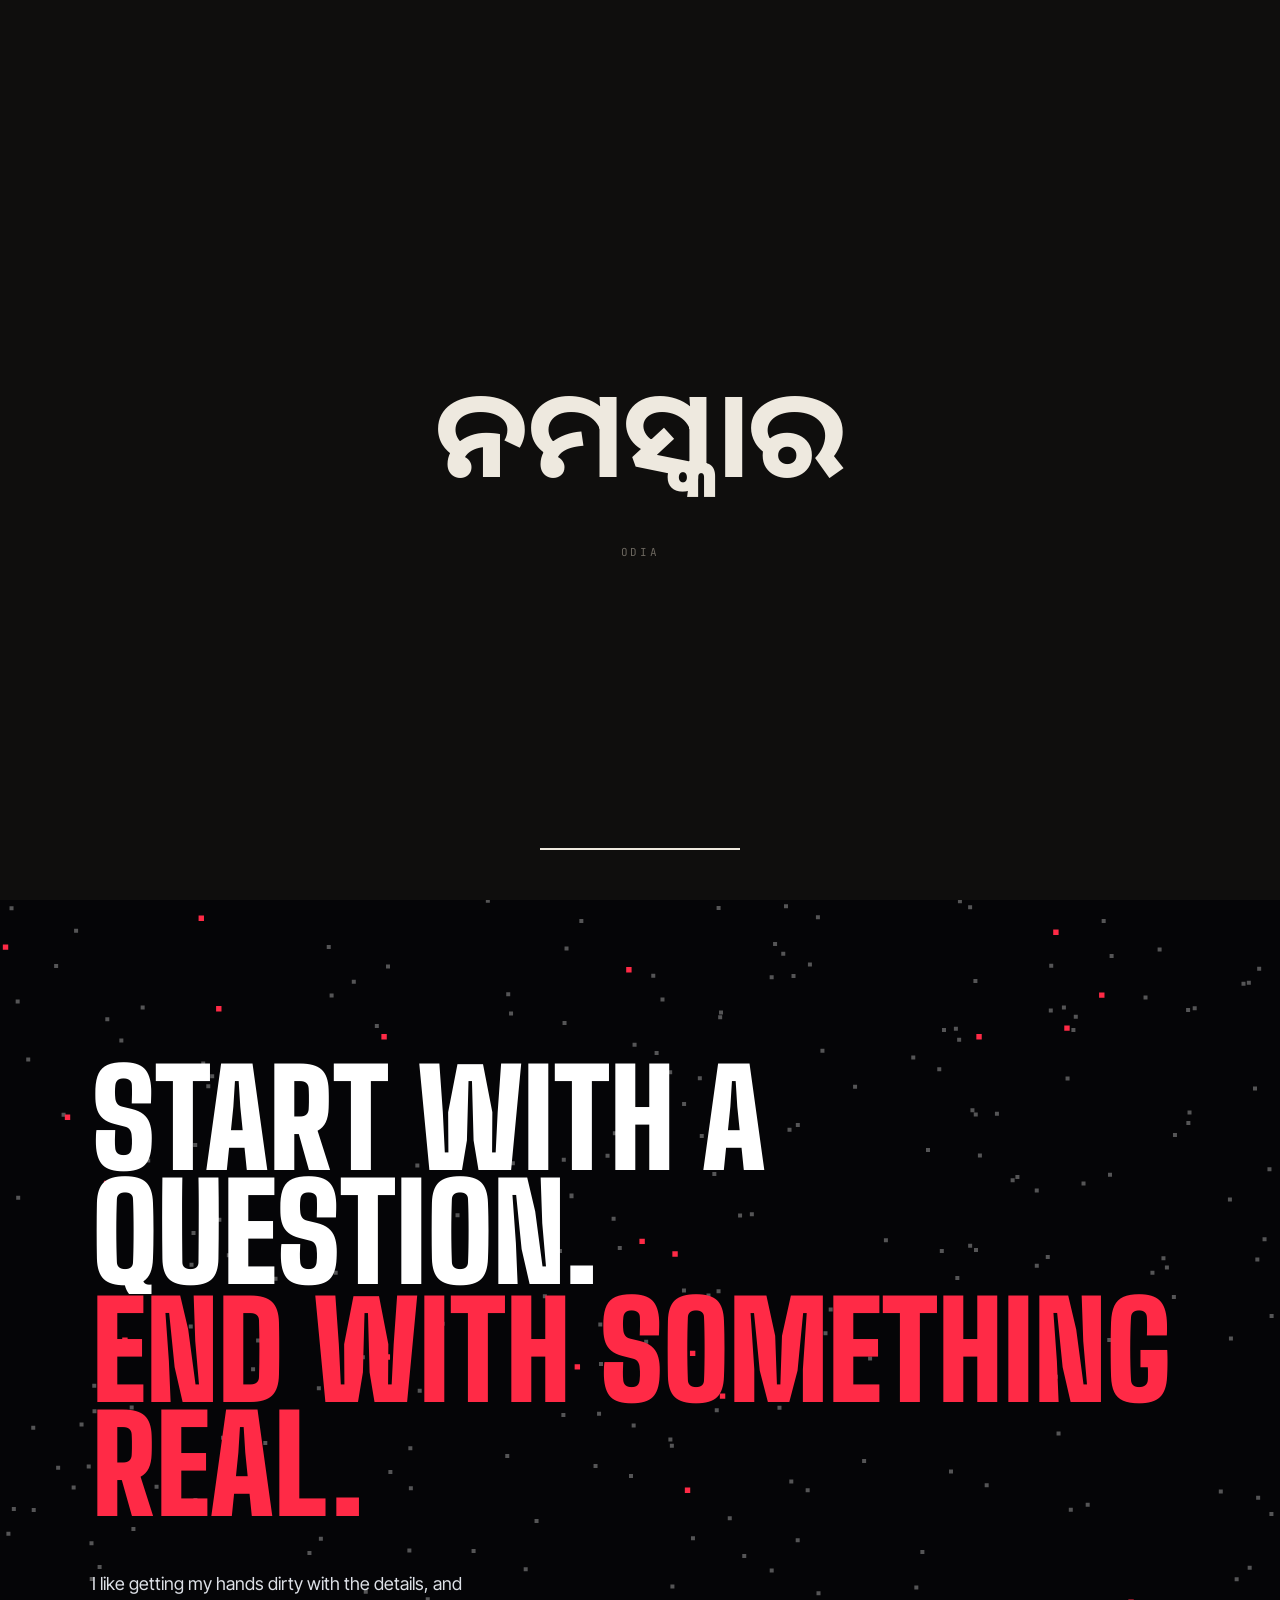
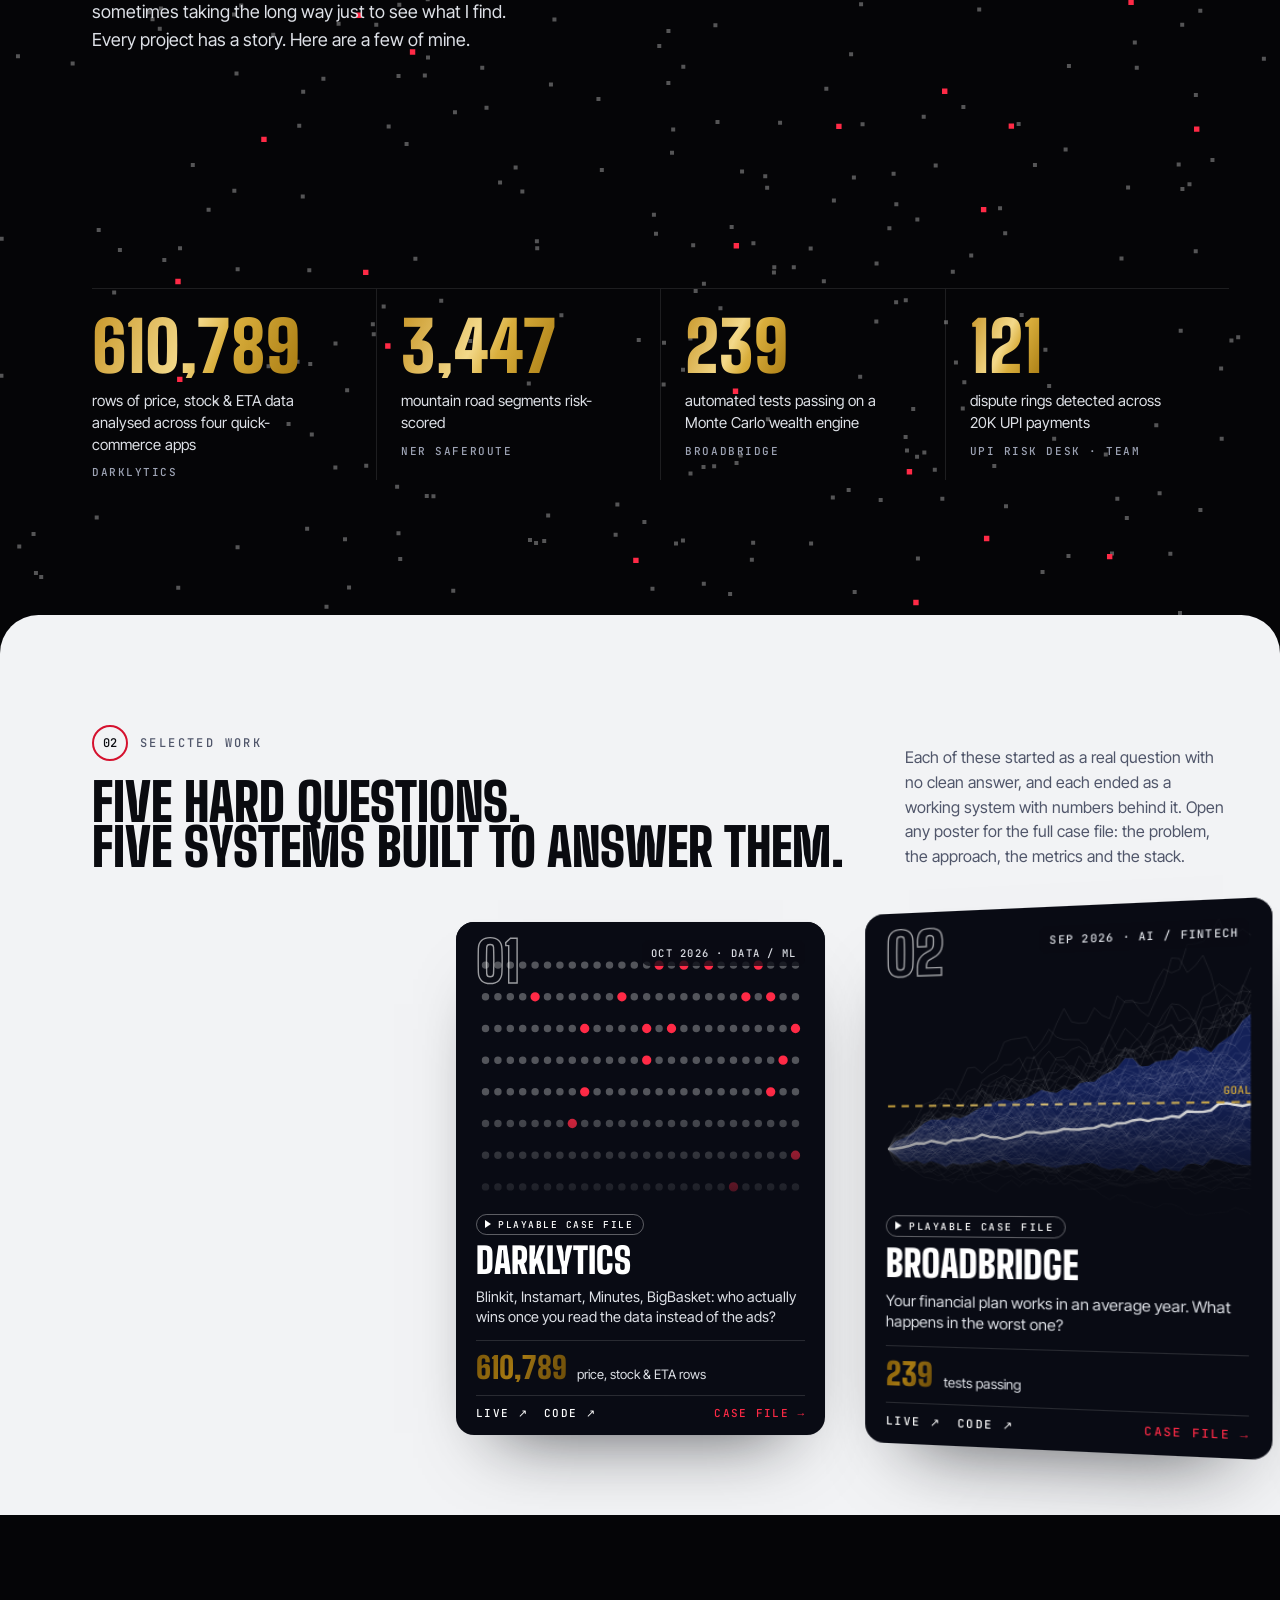
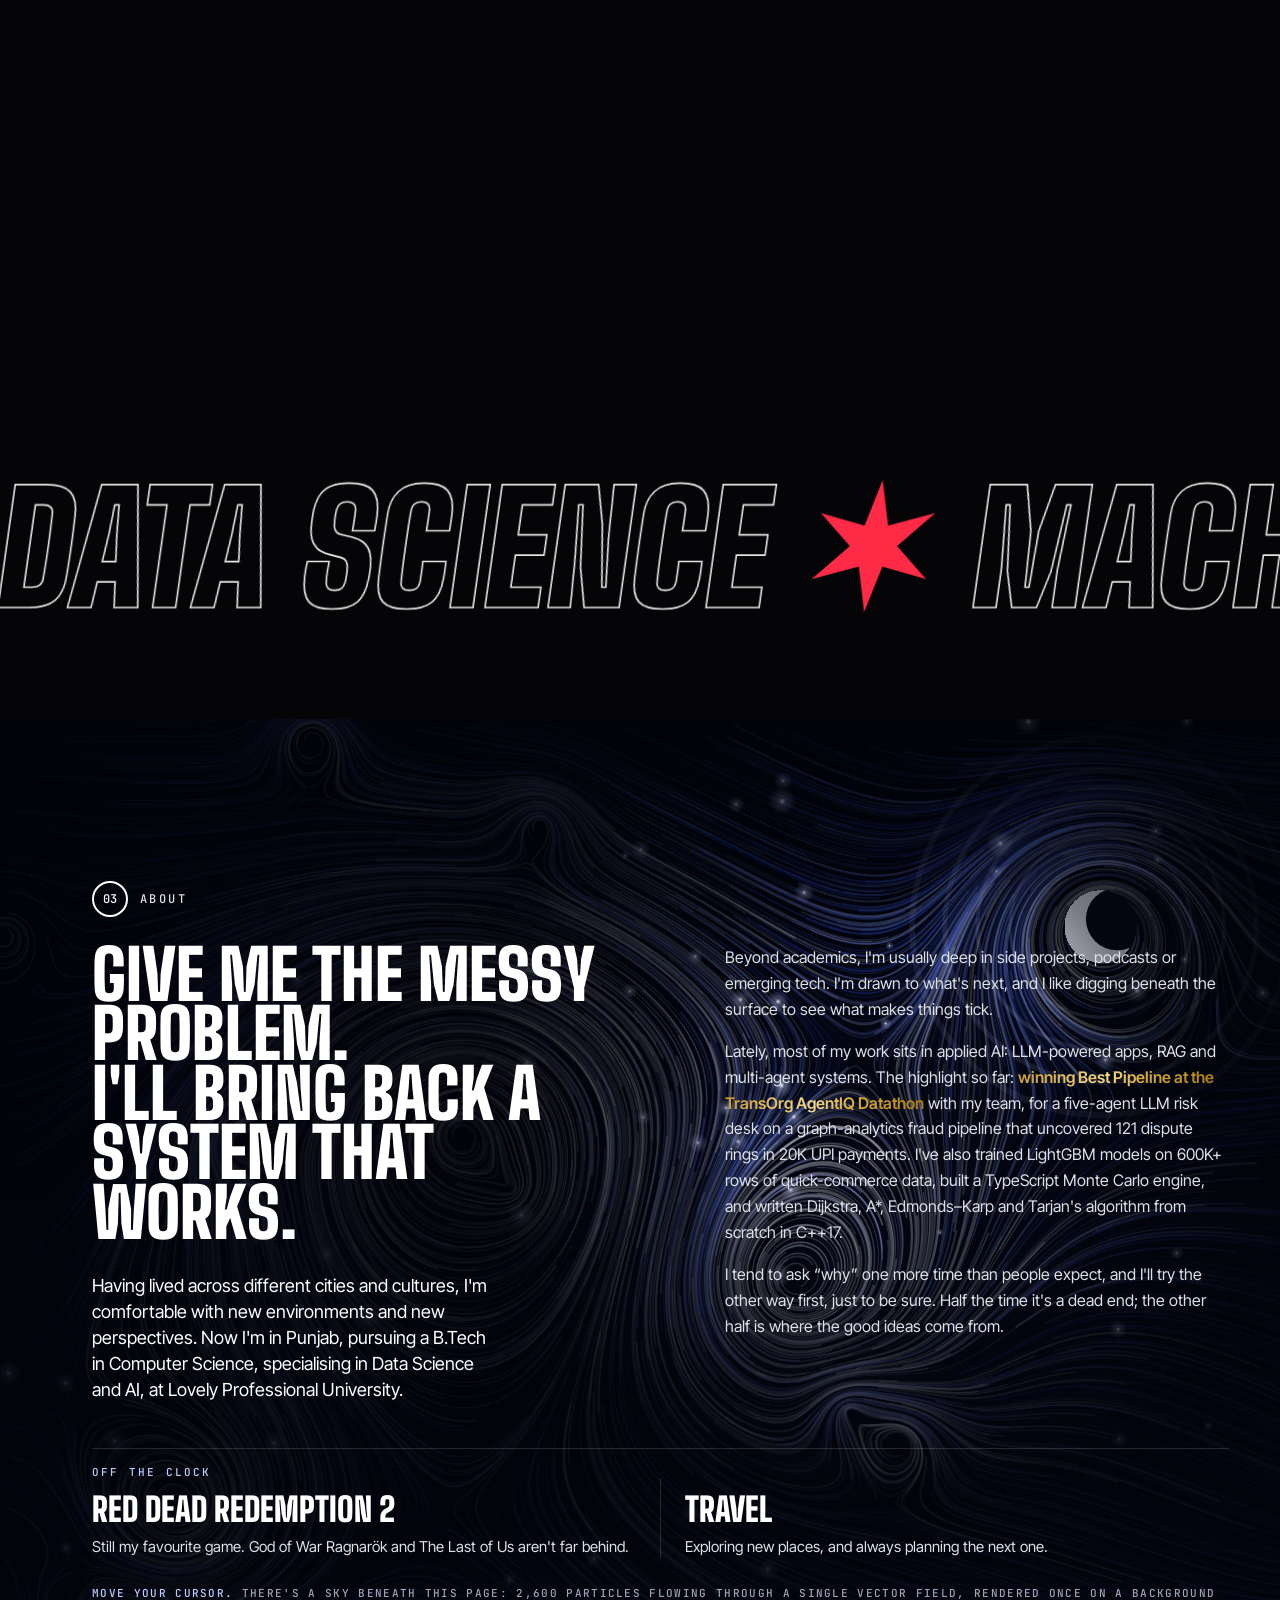
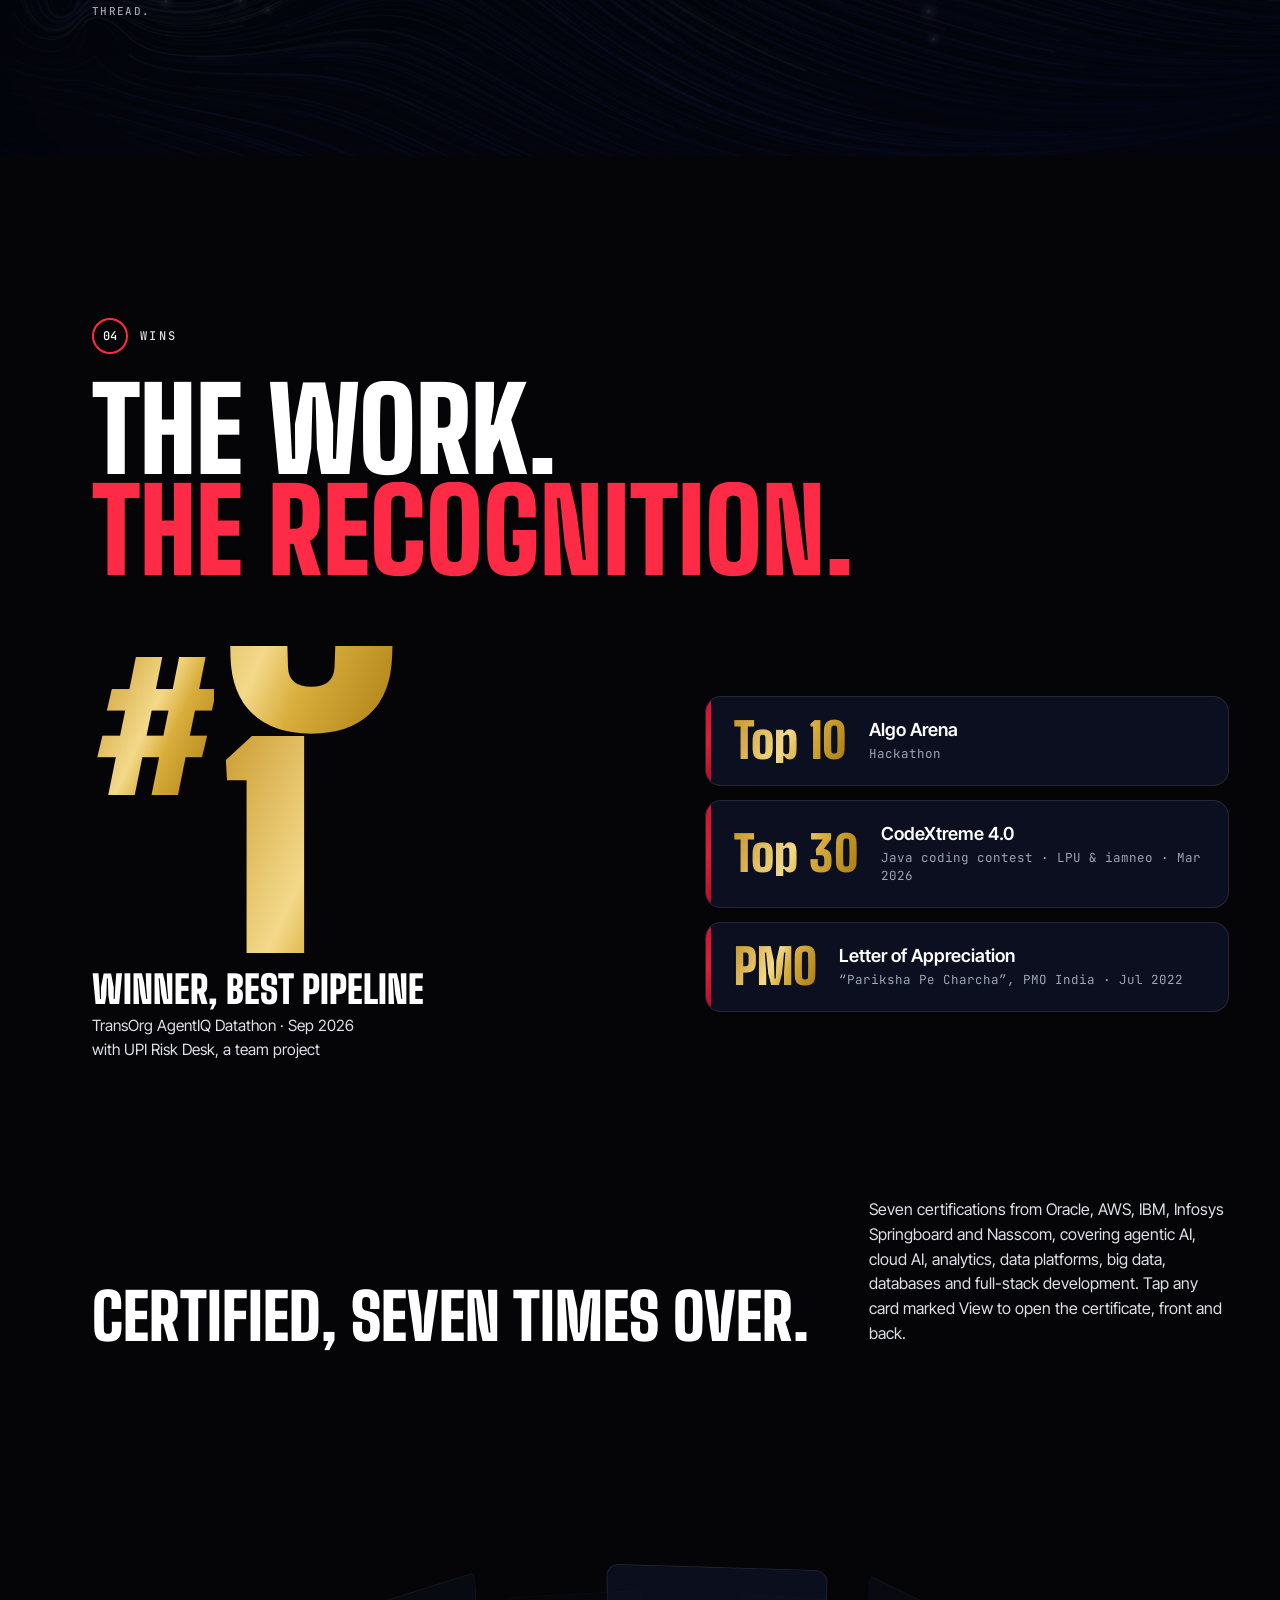
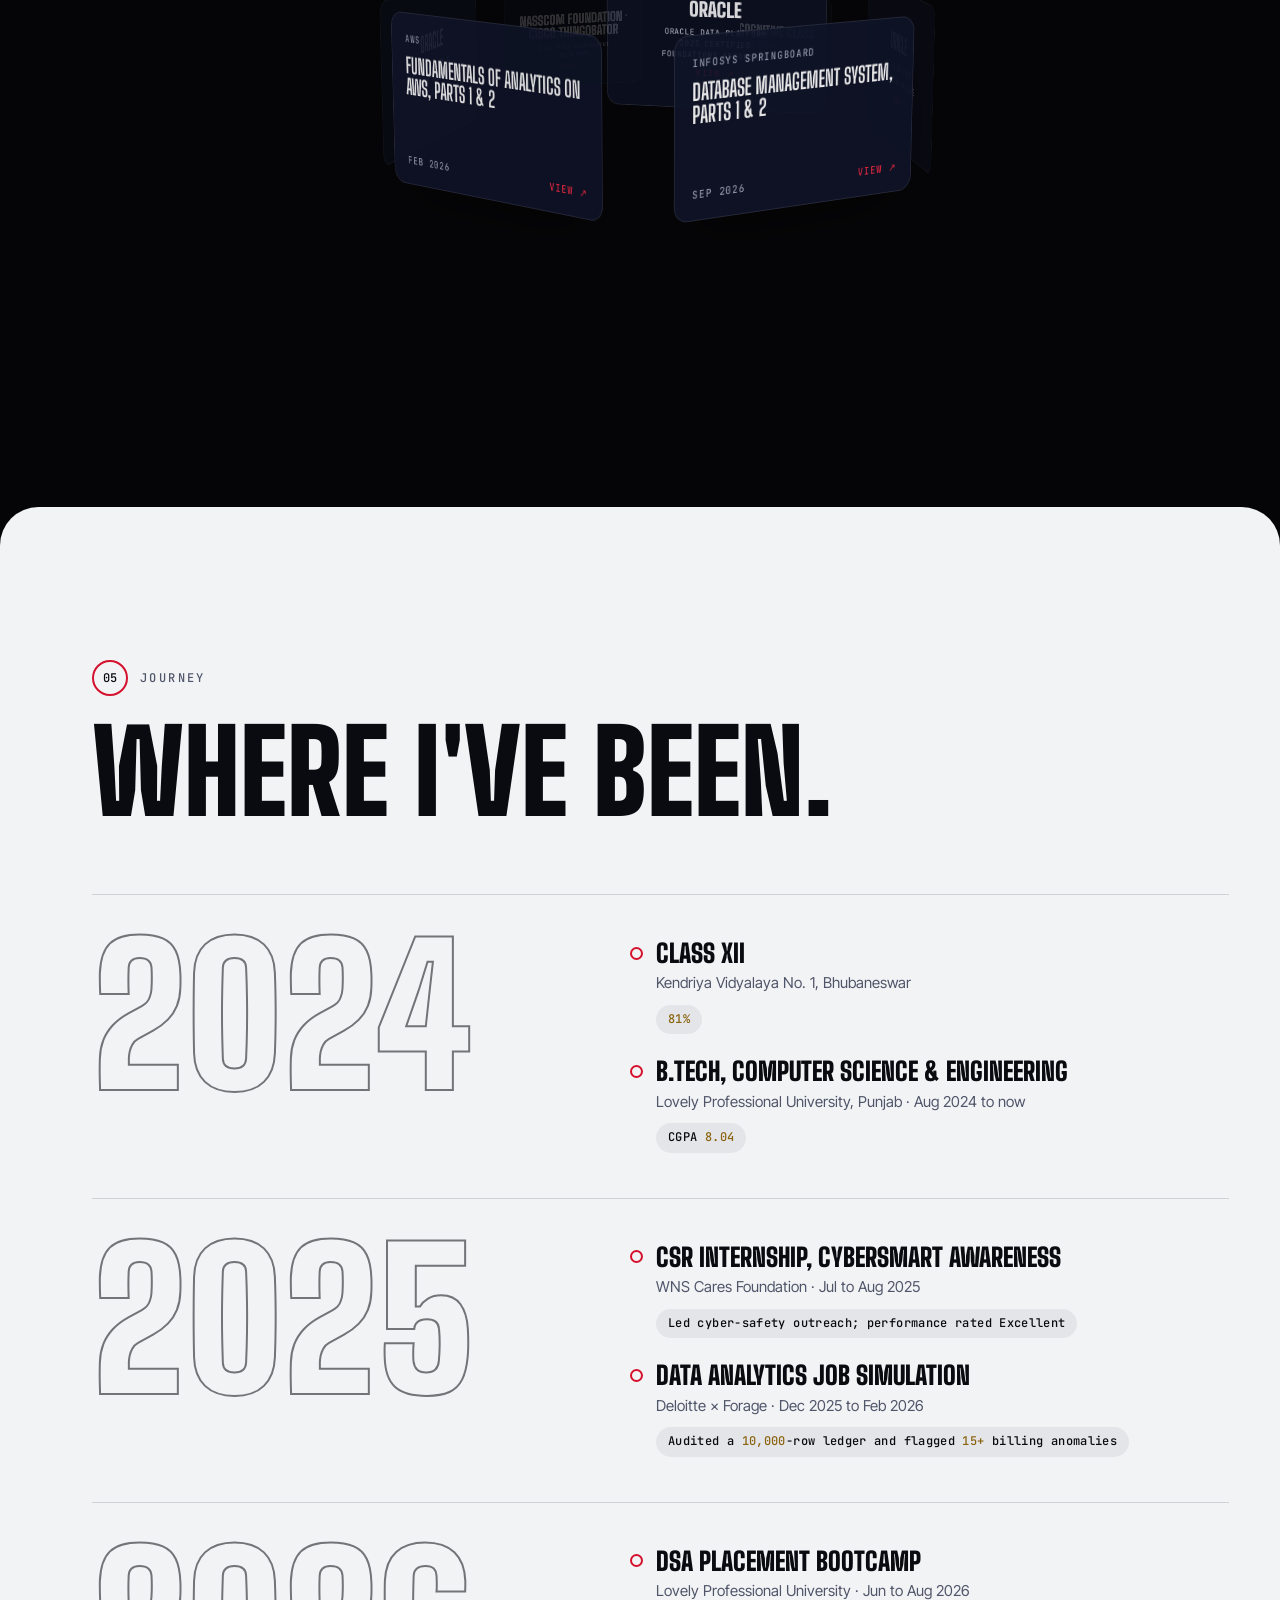
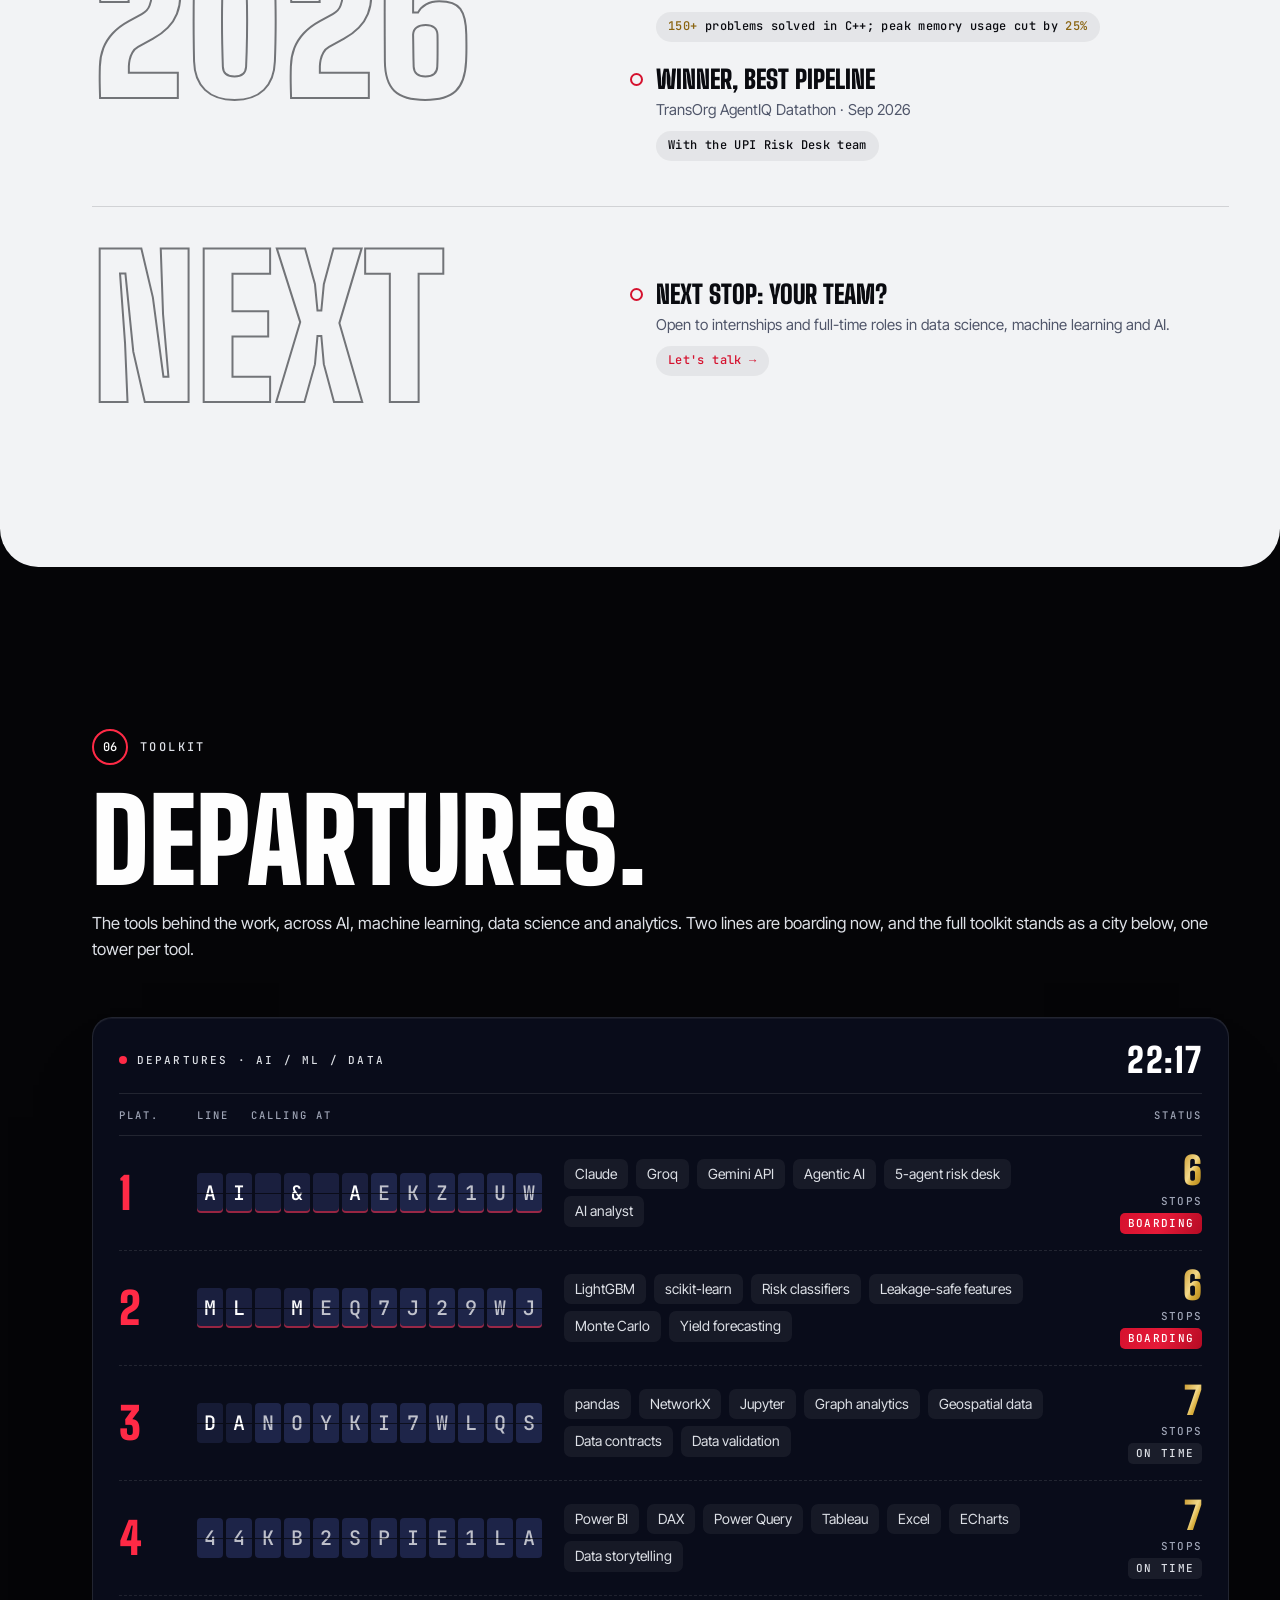
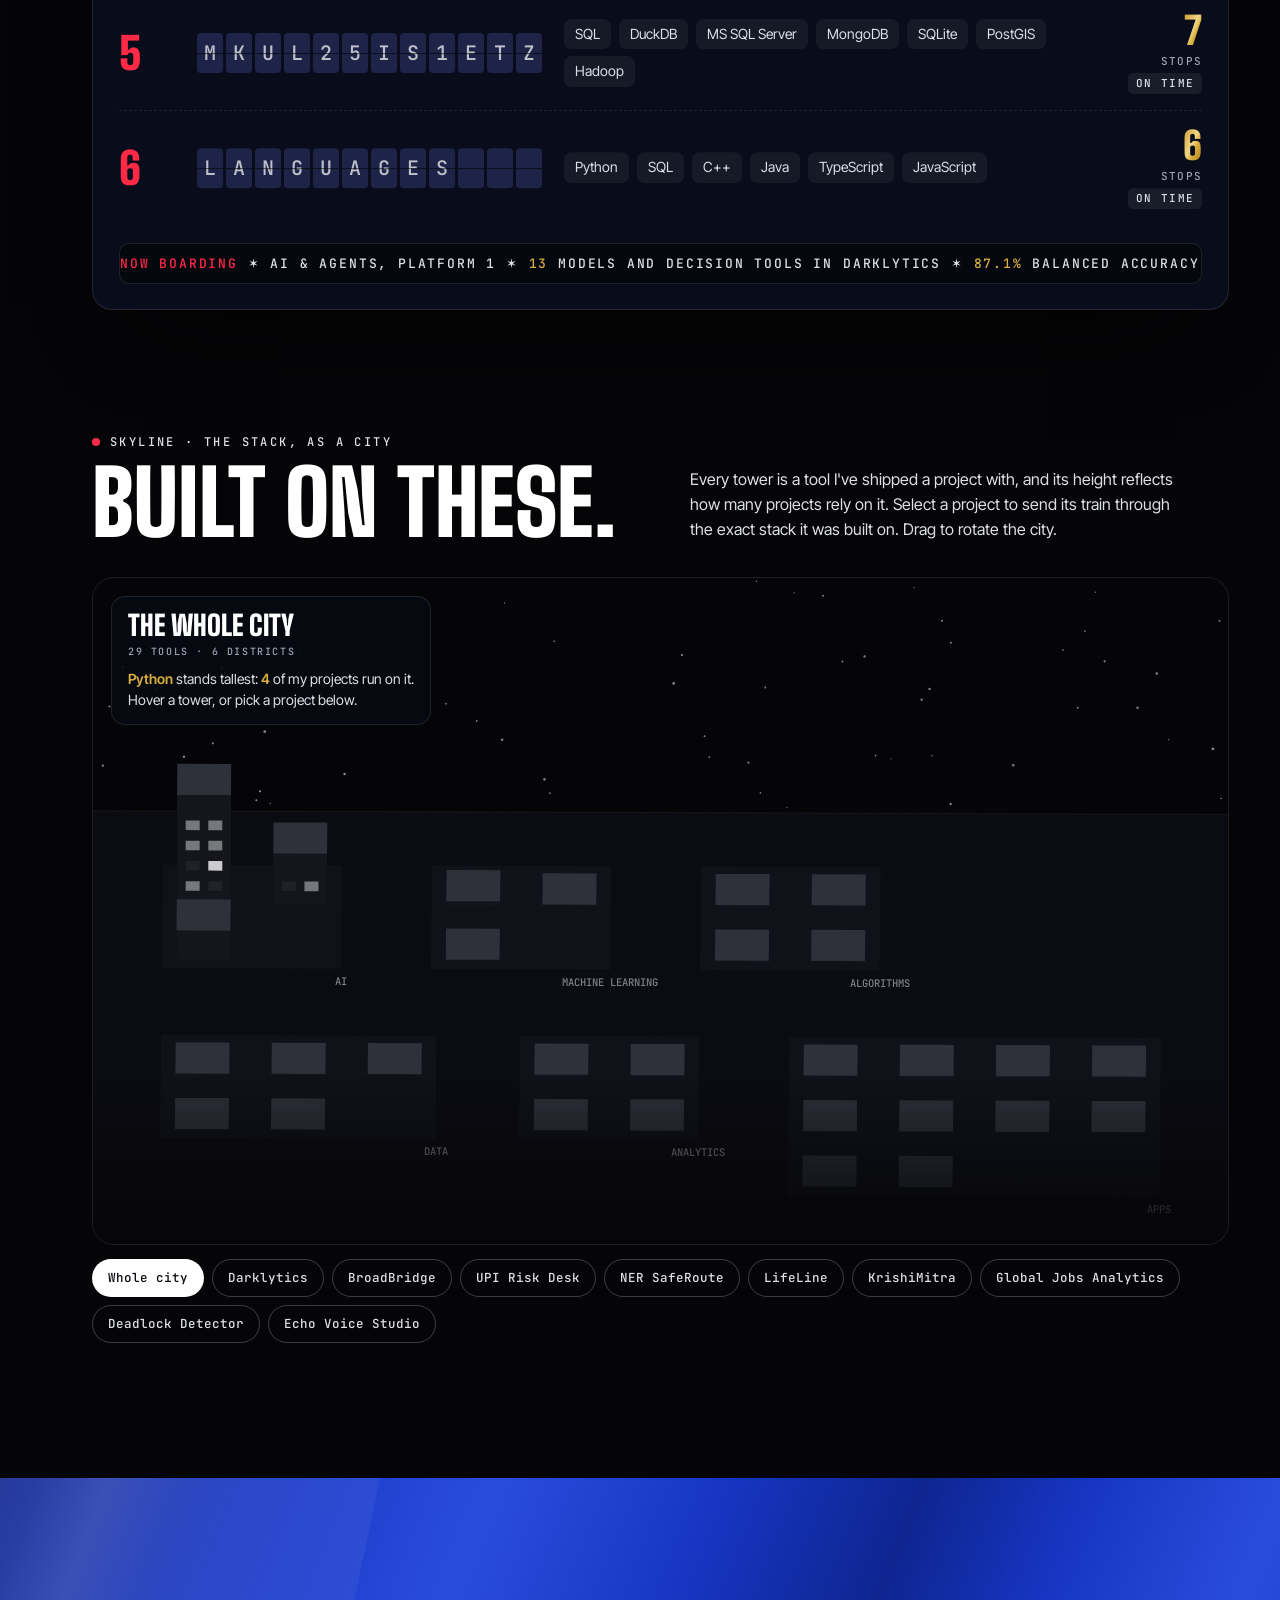
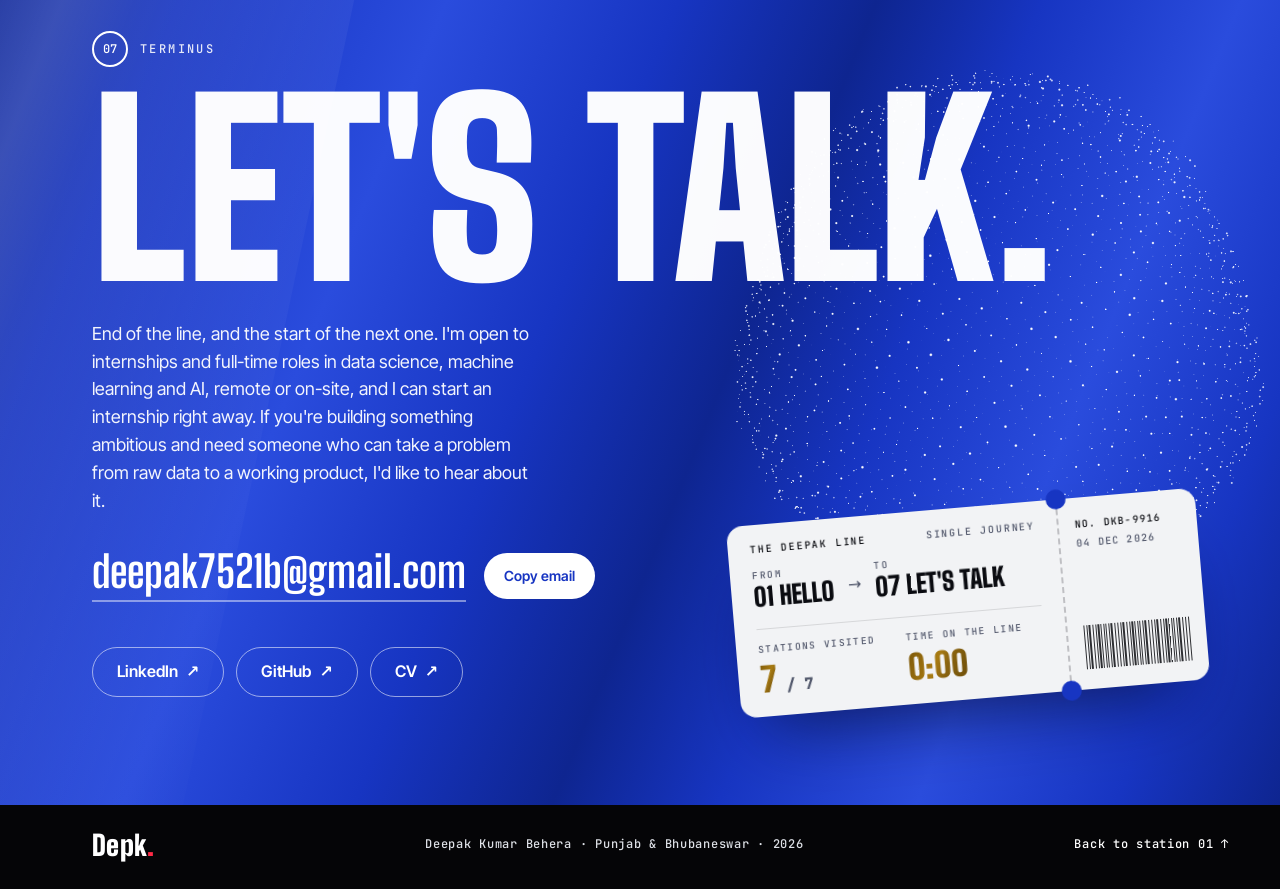
<file: index.html>
<!DOCTYPE html>
<html lang="en">
<head>
  <meta charset="utf-8">
  <meta name="viewport" content="width=device-width, initial-scale=1">
  <title>Deepak Kumar Behera &middot; Data Science, Machine Learning, AI Agents &amp; LLMs</title>
  <meta name="description" content="Deepak Kumar Behera works across data science, machine learning and AI agents. Five projects, a Datathon win and seven certifications, laid out as a seven-station metro line.">
  <meta name="color-scheme" content="dark">
  <meta name="theme-color" content="#050507">
  <meta name="author" content="Deepak Kumar Behera">
  <link rel="canonical" href="https://deepak17kb.github.io/">
  <meta property="og:type" content="website">
  <meta property="og:title" content="Deepak Kumar Behera &middot; The Deepak Line">
  <meta property="og:description" content="Data science, machine learning and AI agents, laid out as a seven-station metro line. AgentIQ Datathon winner &middot; Top 10 Algo Arena &middot; Top 30 CodeXtreme.">
  <meta property="og:url" content="https://deepak17kb.github.io/">
  <meta property="og:site_name" content="Deepak Kumar Behera">
  <meta property="og:image" content="https://deepak17kb.github.io/assets/og-image.jpg">
  <meta property="og:image:width" content="1200">
  <meta property="og:image:height" content="630">
  <meta property="og:image:alt" content="Deepak Kumar Behera in a suit, with DEEPAK in giant blue letters across his chest and a red metro line beside him">
  <meta name="twitter:card" content="summary_large_image">
  <meta name="twitter:title" content="Deepak Kumar Behera &middot; The Deepak Line">
  <meta name="twitter:description" content="Data science, machine learning and AI agents, laid out as a seven-station metro line. AgentIQ Datathon winner &middot; Top 10 Algo Arena &middot; Top 30 CodeXtreme.">
  <meta name="twitter:image" content="https://deepak17kb.github.io/assets/og-image.jpg">
  <link rel="manifest" href="manifest.webmanifest">
  <link rel="apple-touch-icon" href="assets/icons/apple-touch-icon.png">
  <script type="application/ld+json">
  {
    "@context": "https://schema.org",
    "@type": "Person",
    "name": "Deepak Kumar Behera",
    "url": "https://deepak17kb.github.io/",
    "image": "https://deepak17kb.github.io/assets/deepak-portrait.webp",
    "description": "B.Tech Computer Science student at Lovely Professional University, specialising in Data Science and AI. Builds ML models, LLM apps and AI agents.",
    "alumniOf": { "@type": "CollegeOrUniversity", "name": "Lovely Professional University" },
    "homeLocation": { "@type": "Place", "name": "Punjab, India" },
    "knowsAbout": ["Data science", "Machine learning", "AI agents", "Large language models", "Graph analytics", "Python", "SQL", "C++", "LightGBM", "scikit-learn", "pandas", "Power BI"],
    "sameAs": ["https://github.com/Deepak17kb", "https://linkedin.com/in/deepak-kumarbehera"]
  }
  </script>
  <link rel="icon" href="data:image/svg+xml,%3Csvg xmlns='http://www.w3.org/2000/svg' viewBox='0 0 64 64'%3E%3Crect width='64' height='64' rx='14' fill='%23050507'/%3E%3Ccircle cx='32' cy='32' r='15' fill='none' stroke='%23FF2A46' stroke-width='7'/%3E%3C/svg%3E">
  <link rel="preconnect" href="https://fonts.googleapis.com">
  <link rel="preconnect" href="https://fonts.gstatic.com" crossorigin>
  <link rel="stylesheet" href="https://fonts.googleapis.com/css2?family=Big+Shoulders+Display:wght@500;700;900&display=swap">
  <!-- just the glyphs of the Odia hello, for systems without an Odia font (many Linux installs) -->
  <link rel="stylesheet" href="https://fonts.googleapis.com/css2?family=Noto+Sans+Oriya:wght@700&text=%E0%AC%A8%E0%AC%AE%E0%AC%B8%E0%AD%8D%E0%AC%95%E0%AC%BE%E0%AC%B0&display=swap">
  <link rel="preload" href="assets/fonts/cal-sans-normal-latin.woff2" as="font" type="font/woff2" crossorigin>
  <link rel="stylesheet" href="css/style.css">
  <script>document.documentElement.classList.add('js');</script>
  <script src="vendor/gsap.min.js" defer></script>
  <script src="vendor/ScrollTrigger.min.js" defer></script>
  <script src="vendor/lenis.min.js" defer></script>
  <script src="js/art.js" defer></script>
  <script src="js/play.js" defer></script>
  <script src="js/city.js" defer></script>
  <script src="js/app.js" defer></script>
</head>
<body>
  <!-- The greeting: hello around the world, ending at home in Odia -->
  <div class="preloader" aria-hidden="true">
    <div class="preloader__hello">
      <span class="preloader__greet"><span lang="en">Hello</span></span>
      <span class="preloader__lang"><span>English</span></span>
    </div>
    <span class="preloader__bar"><i></i></span>
  </div>

  <a class="skip" href="#main">Skip to content</a>

  <header class="nav in-hero" data-tone="dark">
    <a class="nav__mark" href="#hello" aria-label="Depk., back to the start">Depk<span>.</span></a>
    <div class="board" aria-hidden="true">
      <span class="board__cell"><small>Now</small><b class="board__val board__now"><span><i>01</i> Hello</span></b></span>
      <span class="board__cell board__cell--next"><small>Next</small><b class="board__val board__next"><span><i>02</i> Selected work</span></b></span>
    </div>
    <div class="nav__right">
      <a class="nav__talk" href="#contact">Let's talk</a>
      <button class="nav__sound" type="button" aria-pressed="false" aria-label="Sound of the line">
        <svg viewBox="0 0 20 20" width="16" height="16" aria-hidden="true"><path class="spk" d="M3 7.5h3l4-3.5v12l-4-3.5H3z"/><path class="on" d="M13 7a4 4 0 0 1 0 6M15.2 4.8a7 7 0 0 1 0 10.4"/><path class="off" d="M13.5 7.5l5 5M18.5 7.5l-5 5"/></svg>
      </button>
      <button class="nav__route" type="button" aria-expanded="false" aria-controls="route" aria-label="Route map">
        <svg viewBox="0 0 20 20" width="16" height="16" aria-hidden="true"><circle cx="5" cy="4" r="2.4"/><circle cx="15" cy="16" r="2.4"/><path d="M5 6.4v3.1c0 1.4 1.1 2.5 2.5 2.5h5c1.4 0 2.5 1.1 2.5 2.5v.1"/></svg>
        <span class="nav__route-txt">Route map</span>
      </button>
    </div>
  </header>
  <span class="progress" aria-hidden="true"><i></i></span>
  <div class="ride" role="status" aria-live="polite" hidden>
    <span class="ride__dot" aria-hidden="true"></span>
    <span class="ride__txt">Express ride <span class="ride__sep" aria-hidden="true">&middot;</span> next stop <b class="ride__next">02 Selected work</b></span>
    <button class="ride__off" type="button">Get off <span aria-hidden="true">&times;</span></button>
  </div>

  <div class="route" id="route" role="dialog" aria-modal="true" aria-label="Route map" hidden>
    <div class="route__inner">
      <div class="route__top">
        <p class="route__label">The Deepak Line &middot; 7 stations</p>
        <button class="route__close" type="button">Close <span aria-hidden="true">&times;</span></button>
      </div>
      <ol class="route__list">
        <li><a href="#hello"><i>01</i>Hello</a></li>
        <li><a href="#work"><i>02</i>Selected work</a></li>
        <li><a href="#about"><i>03</i>About</a></li>
        <li><a href="#wins"><i>04</i>Wins</a></li>
        <li><a href="#journey"><i>05</i>Journey</a></li>
        <li><a href="#toolkit"><i>06</i>Toolkit</a></li>
        <li><a href="#contact"><i>07</i>Let's talk</a></li>
      </ol>
      <div class="route__extra">
        <button class="btn btn--red route__ride" type="button">Take the express ride <i aria-hidden="true">&rarr;</i></button>
        <p class="route__tip">Tip: press <kbd>1</kbd> to <kbd>7</kbd> anywhere to jump straight to a station.</p>
      </div>
    </div>
  </div>

  <canvas class="line" aria-hidden="true"></canvas>
  <span class="line__pulse" aria-hidden="true"><i></i></span>

  <main id="main">
    <!-- 01 · Hello -->
    <section class="hero" id="hello" data-station="01" data-name="Hello" data-tone="dark">
      <div class="hero__stage">
        <div class="hero__glow" aria-hidden="true"></div>
        <figure class="hero__figure">
          <canvas class="hero__rim" aria-hidden="true"></canvas>
          <picture>
            <source type="image/avif" srcset="assets/deepak-portrait-540.avif 540w, assets/deepak-portrait-800.avif 800w, assets/deepak-portrait-1087.avif 1087w" sizes="(min-width: 900px) 88vh, 100vw">
            <img class="hero__photo" src="assets/deepak-portrait-800.webp" srcset="assets/deepak-portrait-540.webp 540w, assets/deepak-portrait-800.webp 800w, assets/deepak-portrait.webp 1087w" sizes="(min-width: 900px) 88vh, 100vw" width="1087" height="1199" alt="Deepak Kumar Behera in a navy suit and glasses" fetchpriority="high" decoding="async">
          </picture>
        </figure>
        <div class="hero__scrim" aria-hidden="true"></div>
        <h1 class="hero__name" aria-label="Deepak Kumar Behera"><span class="slot"><span class="char">D</span></span><span class="slot"><span class="char">E</span></span><span class="slot"><span class="char">E</span></span><span class="slot"><span class="char">P</span></span><span class="slot"><span class="char">A</span></span><span class="slot"><span class="char">K</span></span></h1>
      </div>

      <div class="hero__left">
        <p class="sign"><b>01</b><span>Hello</span></p>
        <p class="hero__hello" data-rise>Hello, I'm</p>
        <p class="hero__intro" data-rise><strong>Deepak Kumar Behera, formally.</strong> Data science is my craft, AI is my obsession. I build ML models, LLM apps and AI agents, from raw data to something you can actually use. I move fast, prototype faster, and ship what works.</p>
        <div class="hero__cta" data-rise>
          <a class="btn btn--red" href="#work" data-ride>Ride the line <i aria-hidden="true">&darr;</i></a>
          <a class="btn btn--line" href="https://deepak17kb.github.io/assets/Deepak-Kumar-Behera-CV.pdf" target="_blank" rel="noopener">Open CV <i aria-hidden="true">&nearr;</i></a>
        </div>
      </div>

      <aside class="hero__right" aria-label="Track record">
        <p class="hero__status" data-rise><i aria-hidden="true"></i>Open to work &middot; jobs &amp; internships</p>
        <ol class="hero__wins">
          <li data-rise><b class="gold">#1</b><span>Best Pipeline<small>TransOrg AgentIQ Datathon</small></span></li>
          <li data-rise><b class="gold">Top 10</b><span>Algo Arena<small>Hackathon</small></span></li>
          <li data-rise><b class="gold">Top 30</b><span>CodeXtreme 4.0<small>Java contest &middot; LPU &amp; iamneo</small></span></li>
          <li data-rise><b class="gold">8.04</b><span>CGPA<small>B.Tech CSE &middot; LPU, Punjab</small></span></li>
        </ol>
      </aside>
    </section>

    <!-- between stations: the whole job in two lines -->
    <section class="thesis" data-tone="dark" aria-labelledby="thesis-title">
      <canvas class="thesis__dots" aria-hidden="true"></canvas>
      <h2 class="thesis__title" id="thesis-title">
        <span class="mask"><span>Start with a question.</span></span>
        <span class="mask"><span class="red">End with something real.</span></span>
      </h2>
      <p class="thesis__lede">I like getting my hands dirty with the details, and sometimes taking the long way just to see what I find. Every project has a story. Here are a few of mine.</p>
      <ul class="tally">
        <li><b class="gold" data-count="610789">610,789</b><span>rows of price, stock &amp; ETA data analysed across four quick-commerce apps</span><em>Darklytics</em></li>
        <li><b class="gold" data-count="3447">3,447</b><span>mountain road segments risk-scored</span><em>NER SafeRoute</em></li>
        <li><b class="gold" data-count="239">239</b><span>automated tests passing on a Monte Carlo wealth engine</span><em>BroadBridge</em></li>
        <li><b class="gold" data-count="121">121</b><span>dispute rings detected across 20K UPI payments</span><em>UPI Risk Desk &middot; team</em></li>
      </ul>
    </section>

    <!-- 02 · Selected work -->
    <section class="work" id="work" data-station="02" data-name="Selected work" data-tone="light">
      <div class="work__head">
        <div>
          <p class="sign"><b>02</b><span>Selected work</span></p>
          <h2 class="work__title">Five hard questions.<br>Five systems built to answer them.</h2>
        </div>
        <p class="work__lede">Each of these started as a real question with no clean answer, and each ended as a working system with numbers behind it. Open any poster for the full case file: the problem, the approach, the metrics and the stack.</p>
      </div>
      <div class="rail">
        <ol class="rail__track">
          <li class="poster" data-key="darklytics">
            <article class="poster__card">
              <canvas class="poster__art" aria-hidden="true"></canvas>
              <div class="poster__top"><span class="poster__no" aria-hidden="true">01</span><span class="poster__when">Oct 2026 &middot; Data / ML</span></div>
              <div class="poster__body">
                <h3 class="poster__name">Darklytics</h3>
                <p class="poster__q">Blinkit, Instamart, Minutes, BigBasket: who actually wins once you read the data instead of the ads?</p>
                <p class="poster__stat"><b class="gold">610,789</b>price, stock &amp; ETA rows</p>
                <div class="poster__foot">
                  <a href="https://deepak17kb.github.io/quickcommerce-mi/" target="_blank" rel="noopener">Live &nearr;</a>
                  <a href="https://github.com/Deepak17kb/quickcommerce-mi" target="_blank" rel="noopener">Code &nearr;</a>
                  <button class="poster__open" type="button" aria-haspopup="dialog">Case file <i aria-hidden="true">&rarr;</i></button>
                </div>
              </div>
            </article>
          </li>
          <li class="poster" data-key="broadbridge">
            <article class="poster__card">
              <canvas class="poster__art" aria-hidden="true"></canvas>
              <div class="poster__top"><span class="poster__no" aria-hidden="true">02</span><span class="poster__when">Sep 2026 &middot; AI / Fintech</span></div>
              <div class="poster__body">
                <h3 class="poster__name">BroadBridge</h3>
                <p class="poster__q">Your financial plan works in an average year. What happens in the worst one?</p>
                <p class="poster__stat"><b class="gold">239</b>tests passing</p>
                <div class="poster__foot">
                  <a href="https://deepak17kb.github.io/BroadBridge/" target="_blank" rel="noopener">Live &nearr;</a>
                  <a href="https://github.com/Deepak17kb/BroadBridge" target="_blank" rel="noopener">Code &nearr;</a>
                  <button class="poster__open" type="button" aria-haspopup="dialog">Case file <i aria-hidden="true">&rarr;</i></button>
                </div>
              </div>
            </article>
          </li>
          <li class="poster" data-key="upi">
            <article class="poster__card">
              <canvas class="poster__art" aria-hidden="true"></canvas>
              <div class="poster__top"><span class="poster__no" aria-hidden="true">03</span><span class="poster__when">Sep 2026 &middot; Team &middot; <span class="gold">#1</span> Best Pipeline</span></div>
              <div class="poster__body">
                <h3 class="poster__name">UPI Risk Desk</h3>
                <p class="poster__q">Fraud rings look innocent one payment at a time. So how do you catch them in 20,000?</p>
                <p class="poster__stat"><b class="gold">121</b>dispute rings found</p>
                <div class="poster__foot">
                  <a href="https://adityashukla2615.github.io/upi-risk-desk/outputs/upi_risk_desk.html?v=2" target="_blank" rel="noopener">Live &nearr;</a>
                  <a href="https://github.com/Deepak17kb/upi-risk-desk" target="_blank" rel="noopener">Code &nearr;</a>
                  <button class="poster__open" type="button" aria-haspopup="dialog">Case file <i aria-hidden="true">&rarr;</i></button>
                </div>
              </div>
            </article>
          </li>
          <li class="poster" data-key="saferoute">
            <article class="poster__card">
              <canvas class="poster__art" aria-hidden="true"></canvas>
              <div class="poster__top"><span class="poster__no" aria-hidden="true">04</span><span class="poster__when">Sep 2026 &middot; SIH</span></div>
              <div class="poster__body">
                <h3 class="poster__name">NER SafeRoute</h3>
                <p class="poster__q">In landslide country, the shortest route can be the deadliest. How do you route a truck by risk instead of distance?</p>
                <p class="poster__stat"><b class="gold">3,447</b>road segments scored</p>
                <div class="poster__foot">
                  <a href="https://ner-safe-route-psi.vercel.app/" target="_blank" rel="noopener">Live &nearr;</a>
                  <a href="https://github.com/Deepak17kb/NER-SafeRoute" target="_blank" rel="noopener">Code &nearr;</a>
                  <button class="poster__open" type="button" aria-haspopup="dialog">Case file <i aria-hidden="true">&rarr;</i></button>
                </div>
              </div>
            </article>
          </li>
          <li class="poster" data-key="lifeline">
            <article class="poster__card">
              <canvas class="poster__art" aria-hidden="true"></canvas>
              <div class="poster__top"><span class="poster__no" aria-hidden="true">05</span><span class="poster__when">Feb 2026 &middot; C++17</span></div>
              <div class="poster__body">
                <h3 class="poster__name">LifeLine</h3>
                <p class="poster__q">One broken road can cut off a hospital. Which roads can a city never afford to lose?</p>
                <p class="poster__stat"><b class="gold">96/96</b>tests passing</p>
                <div class="poster__foot">
                  <a href="https://lifeline-31iq.onrender.com" target="_blank" rel="noopener">Live &nearr;</a>
                  <a href="https://github.com/Deepak17kb/lifeline" target="_blank" rel="noopener">Code &nearr;</a>
                  <button class="poster__open" type="button" aria-haspopup="dialog">Case file <i aria-hidden="true">&rarr;</i></button>
                </div>
              </div>
            </article>
          </li>
          <li class="poster poster--more">
            <article class="poster__card">
              <div class="poster__top"><span class="poster__no" aria-hidden="true">+5</span><span class="poster__when">Also built</span></div>
              <h3 class="poster__name">More on the line</h3>
              <ul class="more">
                <li><a href="https://krishi-mitra-silk-nine.vercel.app" target="_blank" rel="noopener"><b>KrishiMitra</b><span>AI-powered advisory platform for farmers, built on the Gemini API</span><i aria-hidden="true">&nearr;</i></a></li>
                <li><a href="https://github.com/Deepak17kb/Global-Jobs-Hiring-Analytics" target="_blank" rel="noopener"><b>Global Jobs Analytics</b><span>Interactive Power BI analytics across 100K+ global job records</span><i aria-hidden="true">&nearr;</i></a></li>
                <li><a href="https://automated-deadlock-detection-tool.vercel.app" target="_blank" rel="noopener"><b>Deadlock Detector</b><span>OS deadlock detection through cycle analysis on wait-for graphs</span><i aria-hidden="true">&nearr;</i></a></li>
                <li><a href="https://deepak17kb.github.io/Echo-Voice-Studio/" target="_blank" rel="noopener"><b>Echo Voice Studio</b><span>Browser-based voice studio engineered in Python</span><i aria-hidden="true">&nearr;</i></a></li>
              </ul>
              <p class="more__label">Fresh on GitHub</p>
              <ul class="more more--fresh">
                <li><a href="https://github.com/Deepak17kb/AgriFlow" target="_blank" rel="noopener"><b>AgriFlow</b><span>AI-driven crop analysis and yield forecasting</span><i aria-hidden="true">&nearr;</i></a></li>
              </ul>
            </article>
          </li>
        </ol>
      </div>
    </section>

    <!-- between stations: what I do, on a loop -->
    <section class="band" data-tone="dark" aria-label="What I do">
      <div class="band__row">
        <div class="band__track">
          <p class="band__text" data-text="Data science &#10038; Machine learning &#10038; Agentic AI &#10038; Predictive modelling &#10038; Graph analytics &#10038; Data storytelling &#10038;">Data science <b>&#10038;</b> Machine learning <b>&#10038;</b> Agentic AI <b>&#10038;</b> Predictive modelling <b>&#10038;</b> Graph analytics <b>&#10038;</b> Data storytelling <b>&#10038;</b></p>
          <p class="band__text" data-text="Data science &#10038; Machine learning &#10038; Agentic AI &#10038; Predictive modelling &#10038; Graph analytics &#10038; Data storytelling &#10038;" aria-hidden="true">Data science <b>&#10038;</b> Machine learning <b>&#10038;</b> Agentic AI <b>&#10038;</b> Predictive modelling <b>&#10038;</b> Graph analytics <b>&#10038;</b> Data storytelling <b>&#10038;</b></p>
        </div>
      </div>
    </section>

    <!-- 03 · About -->
    <section class="about" id="about" data-station="03" data-name="About" data-tone="sky">
      <canvas class="about__sky" aria-hidden="true"></canvas>
      <div class="about__torch" aria-hidden="true"><canvas class="about__veil"></canvas></div>
      <div class="about__inner">
        <p class="sign"><b>03</b><span>About</span></p>
        <div class="about__main">
        <div class="about__lead">
          <h2 class="about__title">Give me the messy problem.<br> I'll bring back a system that works.</h2>
          <p class="about__intro">Having lived across different cities and cultures, I'm comfortable with new environments and new perspectives. Now I'm in Punjab, pursuing a B.Tech in Computer Science, specialising in Data Science and AI, at Lovely Professional University.</p>
        </div>
        <div class="about__story">
          <p>Beyond academics, I'm usually deep in side projects, podcasts or emerging tech. I'm drawn to what's next, and I like digging beneath the surface to see what makes things tick.</p>
          <p>Lately, most of my work sits in applied AI: LLM-powered apps, RAG and multi-agent systems. The highlight so far: <strong class="about__win gold">winning Best Pipeline at the TransOrg AgentIQ Datathon</strong> with my team, for a five-agent LLM risk desk on a graph-analytics fraud pipeline that uncovered 121 dispute rings in 20K UPI payments. I've also trained LightGBM models on 600K+ rows of quick-commerce data, built a TypeScript Monte Carlo engine, and written Dijkstra, A*, Edmonds&ndash;Karp and Tarjan's algorithm from scratch in C++17.</p>
          <p>I tend to ask &ldquo;why&rdquo; one more time than people expect, and I'll try the other way first, just to be sure. Half the time it's a dead end; the other half is where the good ideas come from.</p>
        </div>
        </div>
        <div class="offclock">
          <p class="offclock__label">Off the clock</p>
          <ul class="offclock__list">
            <li><b>Red Dead Redemption 2</b><span>Still my favourite game. God of War Ragnar&ouml;k and The Last of Us aren't far behind.</span></li>
            <li><b>Travel</b><span>Exploring new places, and always planning the next one.</span></li>
          </ul>
        </div>
        <p class="about__note"><span class="about__hint">Move your cursor.</span> There's a sky beneath this page: 2,600 particles flowing through a single vector field, rendered once on a background thread.</p>
      </div>
    </section>

    <!-- 04 · Wins -->
    <section class="wins" id="wins" data-station="04" data-name="Wins" data-tone="dark">
      <p class="sign"><b>04</b><span>Wins</span></p>
      <h2 class="wins__title">
        <span class="mask"><span>The work.</span></span>
        <span class="mask"><span class="red">The recognition.</span></span>
      </h2>
      <div class="wins__grid">
        <div class="trophy">
          <p class="odo" aria-label="Number 1"><span class="odo__hash gold" aria-hidden="true">#</span><span class="odo__win" aria-hidden="true"><span class="odo__reel"><span>0</span><span>1</span><span>2</span><span>3</span><span>4</span><span>5</span><span>6</span><span>7</span><span>8</span><span>9</span><span>0</span><span>1</span></span></span></p>
          <p class="trophy__what">Winner, Best Pipeline</p>
          <p class="trophy__where">TransOrg AgentIQ Datathon &middot; Sep 2026<br>with UPI Risk Desk, a team project</p>
        </div>
        <ul class="medals">
          <li class="medal"><b class="gold">Top 10</b><span>Algo Arena</span><small>Hackathon</small></li>
          <li class="medal"><b class="gold">Top 30</b><span>CodeXtreme 4.0</span><small>Java coding contest &middot; LPU &amp; iamneo &middot; Mar 2026</small></li>
          <li class="medal"><b class="gold">PMO</b><span>Letter of Appreciation</span><small>&ldquo;Pariksha Pe Charcha&rdquo;, PMO India &middot; Jul 2022</small></li>
        </ul>
      </div>

      <div class="certs">
        <div class="certs__head">
          <h3 class="certs__title">Certified, seven times over.</h3>
          <p class="certs__lede">Seven certifications from Oracle, AWS, IBM, Infosys Springboard and Nasscom, covering agentic AI, cloud AI, analytics, data platforms, big data, databases and full-stack development. Tap any card marked View to open the certificate, front and back.</p>
        </div>
        <div class="ring">
          <div class="ring__stage">
            <ul class="ring__list">
              <li><div class="cert"><span class="cert__by">Oracle</span><span class="cert__name">Oracle Agentic AI Certified Foundations Associate</span><span class="cert__foot"><span>Sep 2026</span></span></div></li>
              <li><a class="cert" href="https://drive.google.com/file/d/1Jj8oZYw7DHRZNK2SkQMFGtnVn3oJTvJs/view" target="_blank" rel="noopener"><span class="cert__by">AWS</span><span class="cert__name">Fundamentals of Analytics on AWS, Parts 1 &amp; 2</span><span class="cert__foot"><span>Feb 2026</span><i>View &nearr;</i></span></a></li>
              <li><a class="cert" href="https://drive.google.com/file/d/1Kl8CuCBxVMHsdrNThg1e-Qnf2RZMlTHg/view" target="_blank" rel="noopener"><span class="cert__by">Infosys Springboard</span><span class="cert__name">Database Management System, Parts 1 &amp; 2</span><span class="cert__foot"><span>Sep 2026</span><i>View &nearr;</i></span></a></li>
              <li><a class="cert" href="https://drive.google.com/file/d/1H2KW4a7GMuvLveb_4dYi2V5vE_UxL_Vm/view" target="_blank" rel="noopener"><span class="cert__by">Oracle</span><span class="cert__name">OCI AI Certified Foundations Associate</span><span class="cert__foot"><span>Jul 2026</span><i>View &nearr;</i></span></a></li>
              <li><a class="cert" href="https://drive.google.com/file/d/1m5cbPkhOXicJNmS_-4x-pxtBqLvorKh-/view" target="_blank" rel="noopener"><span class="cert__by">Oracle</span><span class="cert__name">Oracle Data Platform 2025 Certified Foundations Associate</span><span class="cert__foot"><span>May 2026</span><i>View &nearr;</i></span></a></li>
              <li data-tier="minor"><a class="cert" href="https://drive.google.com/file/d/1mEiEcZz4Ym2Q79IkOGHcNpzoW5ypd_d1/view" target="_blank" rel="noopener"><span class="cert__by">IBM &middot; Cognitive Class</span><span class="cert__name">Hadoop 101</span><span class="cert__foot"><span>May 2026</span><i>View &nearr;</i></span></a></li>
              <li data-tier="minor"><a class="cert" href="https://drive.google.com/file/d/1wVQHBN7-4-ZWYNY2kHGc06VtJd0AYocT/view" target="_blank" rel="noopener"><span class="cert__by">Nasscom Foundation &middot; Cisco thingQbator</span><span class="cert__name">Full Stack Development with MERN</span><span class="cert__foot"><span>MERN</span><i>View &nearr;</i></span></a></li>
            </ul>
          </div>
        </div>
      </div>
    </section>

    <!-- 05 · Journey -->
    <section class="journey" id="journey" data-station="05" data-name="Journey" data-tone="light">
      <p class="sign"><b>05</b><span>Journey</span></p>
      <h2 class="journey__title">Where I've been.</h2>
      <ol class="years">
        <li class="year">
          <p class="year__num" aria-hidden="true">2024</p>
          <ul class="year__stops" aria-label="2024">
            <li class="stop"><b>Class XII</b><span>Kendriya Vidyalaya No. 1, Bhubaneswar</span><em><strong>81%</strong></em></li>
            <li class="stop"><b>B.Tech, Computer Science &amp; Engineering</b><span>Lovely Professional University, Punjab &middot; Aug 2024 to now</span><em>CGPA <strong>8.04</strong></em></li>
          </ul>
        </li>
        <li class="year">
          <p class="year__num" aria-hidden="true">2025</p>
          <ul class="year__stops" aria-label="2025">
            <li class="stop"><b>CSR Internship, CyberSmart Awareness</b><span>WNS Cares Foundation &middot; Jul to Aug 2025</span><em>Led cyber-safety outreach; performance rated Excellent</em></li>
            <li class="stop"><b>Data Analytics Job Simulation</b><span>Deloitte &times; Forage &middot; Dec 2025 to Feb 2026</span><em>Audited a <strong>10,000</strong>-row ledger and flagged <strong>15+</strong> billing anomalies</em></li>
          </ul>
        </li>
        <li class="year">
          <p class="year__num" aria-hidden="true">2026</p>
          <ul class="year__stops" aria-label="2026">
            <li class="stop"><b>DSA Placement Bootcamp</b><span>Lovely Professional University &middot; Jun to Aug 2026</span><em><strong>150+</strong> problems solved in C++; peak memory usage cut by <strong>25%</strong></em></li>
            <li class="stop"><b>Winner, Best Pipeline</b><span>TransOrg AgentIQ Datathon &middot; Sep 2026</span><em>With the UPI Risk Desk team</em></li>
          </ul>
        </li>
        <li class="year year--next">
          <p class="year__num" aria-hidden="true">Next</p>
          <ul class="year__stops" aria-label="Next">
            <li class="stop"><b>Next stop: your team?</b><span>Open to internships and full-time roles in data science, machine learning and AI.</span><em><a href="#contact">Let's talk &rarr;</a></em></li>
          </ul>
        </li>
      </ol>
    </section>

    <!-- 06 · Toolkit -->
    <section class="toolkit" id="toolkit" data-station="06" data-name="Toolkit" data-tone="dark">
      <p class="sign"><b>06</b><span>Toolkit</span></p>
      <h2 class="toolkit__title">Departures.</h2>
      <p class="toolkit__lede">The tools behind the work, across AI, machine learning, data science and analytics. Two lines are boarding now, and the full toolkit stands as a city below, one tower per tool.</p>
      <div class="dep">
        <div class="dep__top" aria-hidden="true">
          <span class="dep__brand"><i></i>Departures &middot; AI / ML / Data</span>
          <span class="dep__clock">--:--</span>
        </div>
        <div class="dep__head" aria-hidden="true"><span>Plat.</span><span>Line</span><span>Calling at</span><span>Status</span></div>
        <ol class="dep__rows">
          <li class="dep__row is-boarding">
            <span class="dep__plat" aria-hidden="true">1</span>
            <span class="dep__line"><span class="flap">AI &amp; Agents</span></span>
            <span class="dep__calls"><span>Claude</span><span>Groq</span><span>Gemini API</span><span>Agentic AI</span><span>5-agent risk desk</span><span>AI analyst</span></span>
            <span class="dep__stops"><b class="gold">6</b> stops<em>Boarding</em></span>
          </li>
          <li class="dep__row is-boarding">
            <span class="dep__plat" aria-hidden="true">2</span>
            <span class="dep__line"><span class="flap">ML Models</span></span>
            <span class="dep__calls"><span>LightGBM</span><span>scikit-learn</span><span>Risk classifiers</span><span>Leakage-safe features</span><span>Monte Carlo</span><span>Yield forecasting</span></span>
            <span class="dep__stops"><b class="gold">6</b> stops<em>Boarding</em></span>
          </li>
          <li class="dep__row">
            <span class="dep__plat" aria-hidden="true">3</span>
            <span class="dep__line"><span class="flap">Data Science</span></span>
            <span class="dep__calls"><span>pandas</span><span>NetworkX</span><span>Jupyter</span><span>Graph analytics</span><span>Geospatial data</span><span>Data contracts</span><span>Data validation</span></span>
            <span class="dep__stops"><b class="gold">7</b> stops<em>On time</em></span>
          </li>
          <li class="dep__row">
            <span class="dep__plat" aria-hidden="true">4</span>
            <span class="dep__line"><span class="flap">Analytics</span></span>
            <span class="dep__calls"><span>Power BI</span><span>DAX</span><span>Power Query</span><span>Tableau</span><span>Excel</span><span>ECharts</span><span>Data storytelling</span></span>
            <span class="dep__stops"><b class="gold">7</b> stops<em>On time</em></span>
          </li>
          <li class="dep__row">
            <span class="dep__plat" aria-hidden="true">5</span>
            <span class="dep__line"><span class="flap">Data Stores</span></span>
            <span class="dep__calls"><span>SQL</span><span>DuckDB</span><span>MS SQL Server</span><span>MongoDB</span><span>SQLite</span><span>PostGIS</span><span>Hadoop</span></span>
            <span class="dep__stops"><b class="gold">7</b> stops<em>On time</em></span>
          </li>
          <li class="dep__row">
            <span class="dep__plat" aria-hidden="true">6</span>
            <span class="dep__line"><span class="flap">Languages</span></span>
            <span class="dep__calls"><span>Python</span><span>SQL</span><span>C++</span><span>Java</span><span>TypeScript</span><span>JavaScript</span></span>
            <span class="dep__stops"><b class="gold">6</b> stops<em>On time</em></span>
          </li>
        </ol>
        <div class="dep__ticker" aria-hidden="true"><div class="dep__tape"><span><b>Now boarding</b> &#10038; AI &amp; Agents, platform 1 &#10038; <i>13</i> models and decision tools in Darklytics &#10038; <i>87.1%</i> balanced accuracy on the SafeRoute risk model &#10038; <i>5</i> AI risk agents on the UPI Risk Desk &#10038; Monte Carlo goal odds in BroadBridge &#10038; Oracle certified in Agentic AI &amp; OCI AI &#10038; </span><span><b>Now boarding</b> &#10038; AI &amp; Agents, platform 1 &#10038; <i>13</i> models and decision tools in Darklytics &#10038; <i>87.1%</i> balanced accuracy on the SafeRoute risk model &#10038; <i>5</i> AI risk agents on the UPI Risk Desk &#10038; Monte Carlo goal odds in BroadBridge &#10038; Oracle certified in Agentic AI &amp; OCI AI &#10038; </span></div></div>
      </div>

      <div class="city" id="city">
        <div class="city__head">
          <p class="city__kicker"><i aria-hidden="true"></i>Skyline &middot; the stack, as a city</p>
          <h3 class="city__title">Built on these.</h3>
          <p class="city__lede">Every tower is a tool I've shipped a project with, and its height reflects how many projects rely on it. Select a project to send its train through the exact stack it was built on. Drag to rotate the city.</p>
        </div>
        <div class="city__stage">
          <div class="city__view">
            <canvas class="city__cv" role="img" aria-label="A night city of my tools: one tower per tool, taller when more of my projects use it"></canvas>
          </div>
          <div class="city__card" aria-live="polite"></div>
        </div>
        <div class="city__lines" role="group" aria-label="Pick a project"></div>
        <div class="city__alt sr"></div>
      </div>
    </section>

    <!-- 07 · Terminus -->
    <section class="terminus" id="contact" data-station="07" data-name="Let's talk" data-tone="blue">
      <canvas class="terminus__orb" aria-hidden="true"></canvas>
      <p class="sign"><b>07</b><span>Terminus</span></p>
      <h2 class="terminus__title">Let's talk.</h2>
      <p class="terminus__lede">End of the line, and the start of the next one. I'm open to internships and full-time roles in data science, machine learning and AI, remote or on-site, and I can start an internship right away. If you're building something ambitious and need someone who can take a problem from raw data to a working product, I'd like to hear about it.</p>
      <div class="mail">
        <a class="mail__addr" href="mailto:deepak7521b@gmail.com">deepak7521b@gmail.com</a>
        <button class="mail__copy" type="button">Copy email</button>
      </div>
      <ul class="terminus__links">
        <li><a href="https://linkedin.com/in/deepak-kumarbehera" target="_blank" rel="noopener">LinkedIn <span aria-hidden="true">&nearr;</span></a></li>
        <li><a href="https://github.com/Deepak17kb" target="_blank" rel="noopener">GitHub <span aria-hidden="true">&nearr;</span></a></li>
        <li><a href="https://deepak17kb.github.io/assets/Deepak-Kumar-Behera-CV.pdf" target="_blank" rel="noopener">CV <span aria-hidden="true">&nearr;</span></a></li>
      </ul>
      <aside class="ticket" aria-label="Your ticket for this ride">
        <div class="ticket__main">
          <p class="ticket__brand"><span>The Deepak Line</span><span>Single journey</span></p>
          <div class="ticket__route">
            <p><small>From</small><b>01 Hello</b></p>
            <i aria-hidden="true">&rarr;</i>
            <p><small>To</small><b>07 Let's talk</b></p>
          </div>
          <dl class="ticket__stats">
            <div><dt>Stations visited</dt><dd><b class="ticket__seen">1</b> / 7</dd></div>
            <div><dt>Time on the line</dt><dd><b class="ticket__time">0:00</b></dd></div>
          </dl>
        </div>
        <div class="ticket__stub">
          <p class="ticket__no">No. <span>DKB-0000</span></p>
          <p class="ticket__date"></p>
          <span class="ticket__bars" aria-hidden="true"></span>
          <span class="ticket__hole" aria-hidden="true"></span>
          <span class="ticket__stamp" aria-hidden="true">Arrived</span>
        </div>
      </aside>
    </section>
  </main>

  <footer class="foot" data-tone="dark">
    <span class="foot__mark">Depk<span>.</span></span>
    <span>Deepak Kumar Behera &middot; Punjab &amp; Bhubaneswar &middot; 2026</span>
    <a href="#hello">Back to station 01 <span aria-hidden="true">&uarr;</span></a>
  </footer>

  <!-- case file for a project, filled in by js/app.js -->
  <dialog class="sheet" aria-labelledby="sheet-name" data-lenis-prevent>
    <div class="sheet__body">
      <div class="sheet__top">
        <span class="sheet__count"></span>
        <button class="sheet__close" type="button">Close <span aria-hidden="true">&times;</span></button>
      </div>
      <canvas class="sheet__art" aria-hidden="true"></canvas>
      <p class="sheet__cap"></p>
      <div class="sheet__play"></div>
      <p class="sheet__when"></p>
      <h3 class="sheet__name" id="sheet-name"></h3>
      <p class="sheet__q"></p>
      <p class="sheet__tag"></p>
      <p class="sheet__more"></p>
      <ul class="sheet__metrics"></ul>
      <ul class="sheet__stack" aria-label="Stack"></ul>
      <div class="sheet__links"></div>
      <div class="sheet__nav">
        <button class="sheet__step" type="button" data-step="-1"><span aria-hidden="true">&larr;</span> Previous</button>
        <button class="sheet__step" type="button" data-step="1">Next <span aria-hidden="true">&rarr;</span></button>
      </div>
    </div>
  </dialog>
</body>
</html>
</file>
<file: css/style.css>
/* =========================================================
   The Deepak Line: the portfolio laid out as a metro route.
   Station 01 says hello, station 07 is the terminus.
   Fonts are self-hosted, except the display face (Google Fonts).
   ========================================================= */

@font-face {
  font-family: 'Inter Tight';
  font-style: normal;
  font-weight: 400;
  font-display: swap;
  src: url(../assets/fonts/inter-tight-normal-latin-ext-6.woff2) format('woff2');
  unicode-range: U+0100-02BA, U+02BD-02C5, U+02C7-02CC, U+02CE-02D7, U+02DD-02FF, U+0304, U+0308, U+0329, U+1D00-1DBF, U+1E00-1E9F, U+1EF2-1EFF, U+2020, U+20A0-20AB, U+20AD-20C0, U+2113, U+2C60-2C7F, U+A720-A7FF;
}
@font-face {
  font-family: 'Inter Tight';
  font-style: normal;
  font-weight: 400;
  font-display: swap;
  src: url(../assets/fonts/inter-tight-normal-latin-7.woff2) format('woff2');
  unicode-range: U+0000-00FF, U+0131, U+0152-0153, U+02BB-02BC, U+02C6, U+02DA, U+02DC, U+0304, U+0308, U+0329, U+2000-206F, U+20AC, U+2122, U+2191, U+2193, U+2212, U+2215, U+FEFF, U+FFFD;
}
@font-face {
  font-family: 'Inter Tight';
  font-style: normal;
  font-weight: 500;
  font-display: swap;
  src: url(../assets/fonts/inter-tight-normal-latin-ext-6.woff2) format('woff2');
  unicode-range: U+0100-02BA, U+02BD-02C5, U+02C7-02CC, U+02CE-02D7, U+02DD-02FF, U+0304, U+0308, U+0329, U+1D00-1DBF, U+1E00-1E9F, U+1EF2-1EFF, U+2020, U+20A0-20AB, U+20AD-20C0, U+2113, U+2C60-2C7F, U+A720-A7FF;
}
@font-face {
  font-family: 'Inter Tight';
  font-style: normal;
  font-weight: 500;
  font-display: swap;
  src: url(../assets/fonts/inter-tight-normal-latin-7.woff2) format('woff2');
  unicode-range: U+0000-00FF, U+0131, U+0152-0153, U+02BB-02BC, U+02C6, U+02DA, U+02DC, U+0304, U+0308, U+0329, U+2000-206F, U+20AC, U+2122, U+2191, U+2193, U+2212, U+2215, U+FEFF, U+FFFD;
}
@font-face {
  font-family: 'Inter Tight';
  font-style: normal;
  font-weight: 600;
  font-display: swap;
  src: url(../assets/fonts/inter-tight-normal-latin-ext-6.woff2) format('woff2');
  unicode-range: U+0100-02BA, U+02BD-02C5, U+02C7-02CC, U+02CE-02D7, U+02DD-02FF, U+0304, U+0308, U+0329, U+1D00-1DBF, U+1E00-1E9F, U+1EF2-1EFF, U+2020, U+20A0-20AB, U+20AD-20C0, U+2113, U+2C60-2C7F, U+A720-A7FF;
}
@font-face {
  font-family: 'Inter Tight';
  font-style: normal;
  font-weight: 600;
  font-display: swap;
  src: url(../assets/fonts/inter-tight-normal-latin-7.woff2) format('woff2');
  unicode-range: U+0000-00FF, U+0131, U+0152-0153, U+02BB-02BC, U+02C6, U+02DA, U+02DC, U+0304, U+0308, U+0329, U+2000-206F, U+20AC, U+2122, U+2191, U+2193, U+2212, U+2215, U+FEFF, U+FFFD;
}
@font-face {
  font-family: 'JetBrains Mono';
  font-style: normal;
  font-weight: 400;
  font-display: swap;
  src: url(../assets/fonts/jetbrains-mono-normal-latin-ext-8.woff2) format('woff2');
  unicode-range: U+0100-02BA, U+02BD-02C5, U+02C7-02CC, U+02CE-02D7, U+02DD-02FF, U+0304, U+0308, U+0329, U+1D00-1DBF, U+1E00-1E9F, U+1EF2-1EFF, U+2020, U+20A0-20AB, U+20AD-20C0, U+2113, U+2C60-2C7F, U+A720-A7FF;
}
@font-face {
  font-family: 'JetBrains Mono';
  font-style: normal;
  font-weight: 400;
  font-display: swap;
  src: url(../assets/fonts/jetbrains-mono-normal-latin-9.woff2) format('woff2');
  unicode-range: U+0000-00FF, U+0131, U+0152-0153, U+02BB-02BC, U+02C6, U+02DA, U+02DC, U+0304, U+0308, U+0329, U+2000-206F, U+20AC, U+2122, U+2191, U+2193, U+2212, U+2215, U+FEFF, U+FFFD;
}
@font-face {
  font-family: 'JetBrains Mono';
  font-style: normal;
  font-weight: 500;
  font-display: swap;
  src: url(../assets/fonts/jetbrains-mono-normal-latin-ext-8.woff2) format('woff2');
  unicode-range: U+0100-02BA, U+02BD-02C5, U+02C7-02CC, U+02CE-02D7, U+02DD-02FF, U+0304, U+0308, U+0329, U+1D00-1DBF, U+1E00-1E9F, U+1EF2-1EFF, U+2020, U+20A0-20AB, U+20AD-20C0, U+2113, U+2C60-2C7F, U+A720-A7FF;
}
@font-face {
  font-family: 'JetBrains Mono';
  font-style: normal;
  font-weight: 500;
  font-display: swap;
  src: url(../assets/fonts/jetbrains-mono-normal-latin-9.woff2) format('woff2');
  unicode-range: U+0000-00FF, U+0131, U+0152-0153, U+02BB-02BC, U+02C6, U+02DA, U+02DC, U+0304, U+0308, U+0329, U+2000-206F, U+20AC, U+2122, U+2191, U+2193, U+2212, U+2215, U+FEFF, U+FFFD;
}
/* Cal Sans (OFL): the greetings only */
@font-face {
  font-family: 'Cal Sans';
  font-style: normal;
  font-weight: 600 700;
  font-display: fallback;
  src: url(../assets/fonts/cal-sans-normal-latin-ext.woff2) format('woff2');
  unicode-range: U+0100-02BA, U+02BD-02C5, U+02C7-02CC, U+02CE-02D7, U+02DD-02FF, U+0304, U+0308, U+0329, U+1D00-1DBF, U+1E00-1E9F, U+1EF2-1EFF, U+2020, U+20A0-20AB, U+20AD-20C4, U+2113, U+2C60-2C7F, U+A720-A7FF;
}
@font-face {
  font-family: 'Cal Sans';
  font-style: normal;
  font-weight: 600 700;
  font-display: fallback;
  src: url(../assets/fonts/cal-sans-normal-latin.woff2) format('woff2');
  unicode-range: U+0000-00FF, U+0131, U+0152-0153, U+02BB-02BC, U+02C6, U+02DA, U+02DC, U+0304, U+0308, U+0329, U+2000-206F, U+20AC, U+2122, U+2191, U+2193, U+2212, U+2215, U+FEFF, U+FFFD;
}

/* ---------- tokens ---------- */
:root {
  /* stage: the black the whole line runs through */
  --stage: #050507;
  --deep: #03040A;
  --tile: #0C0F1F;
  --tile-2: #121A45;
  --edge: rgba(255, 255, 255, .1);
  /* studio: the white chapters */
  --studio: #F2F3F5;
  --carbon: #0A0B10;
  --slate: #50566A;
  /* ink */
  --ink: #FFFFFF;
  --grey: #DDE0E6;
  --dim: #9EA4B5;
  /* deep royal blue satin: base, sheen, fold, and tints for glowing on black */
  --blue: #1735C2;
  --sheen: #2A4CDD;
  --fold: #0E2590;
  --b3: #5F7FFF;
  --b2: #8AA2FF;
  --ice: #BFCBFF;
  /* satin electric red: its own colour, never on or mixed with the blue */
  --red: #FF2A46;
  --red-d: #D5112E;
  --red-m: #E61A38;
  --red-lo: #B50B24;
  /* satin gold: wins and numbers only */
  --gold: #D9AE3C;
  --gold-hi: #F3D98A;
  --gold-lo: #A87B12;
  --gold-ink: #8A6410;
  --satin-blue: linear-gradient(112deg, var(--fold), var(--blue) 14%, var(--sheen) 30%, var(--blue) 44%, var(--fold) 56%, var(--blue) 66%, var(--sheen) 78%, var(--blue) 90%, var(--fold));
  --satin-red: linear-gradient(115deg, var(--red-d), var(--red-m) 50%, var(--red-lo));
  --satin-gold: linear-gradient(115deg, #C9982B, var(--gold-hi) 46%, var(--gold) 62%, var(--gold-lo));
  --satin-gold-ink: linear-gradient(115deg, #7A5609, #A87B12 46%, #8A6410 62%, #6B4C08);

  --f-display: 'Big Shoulders Display', Anton, Oswald, 'Arial Narrow', Impact, sans-serif;
  --f-body: 'Inter Tight', system-ui, -apple-system, 'Segoe UI', Roboto, sans-serif;
  --f-mono: 'JetBrains Mono', ui-monospace, 'Cascadia Mono', Consolas, monospace;

  --gutter: clamp(16px, 4vw, 64px);
  --pad-l: var(--gutter);
  --pad-r: var(--gutter);
  --nav-h: 60px;
  --lane: 64px; /* the strip on the left where the route line runs */
  --ease: cubic-bezier(.2, .8, .2, 1);
  color-scheme: dark;
}
@media (min-width: 900px) and (min-height: 541px), (min-width: 900px) and (orientation: portrait) {
  /* the route line runs down a lane on the left; content starts after it */
  :root { --pad-l: max(var(--gutter), 92px); }
}
@media (max-width: 899px), (orientation: landscape) and (max-height: 540px) {
  /* phones: the same line, in a slimmer lane */
  :root { --lane: 30px; --pad-l: calc(var(--gutter) + 18px); }
}

/* ---------- greeting (kept exactly as the live site has it) ---------- */
.preloader {
  --pl-bg: #0F0E0D;
  --pl-fg: #EEE9DF;
  --pl-dim: #948D82;
  position: fixed;
  inset: 0;
  z-index: 1000;
  background: var(--pl-bg);
  color: var(--pl-fg);
  display: grid;
  place-items: center;
}
.preloader__hello {
  display: flex;
  flex-direction: column;
  align-items: center;
  gap: 14px;
  text-align: center;
}
.preloader__greet {
  font-family: 'Cal Sans', 'Inter Tight', 'Nirmala UI', 'Noto Sans Oriya', 'Noto Sans Devanagari', 'Malgun Gothic', 'Apple SD Gothic Neo', 'Noto Sans KR', 'Yu Gothic', 'Hiragino Sans', 'Noto Sans JP', 'Microsoft YaHei', 'PingFang SC', 'Noto Sans SC', 'Segoe UI', system-ui, sans-serif;
  font-weight: 700;
  font-size: clamp(3.2rem, 11vw, 10rem);
  line-height: 1.3;
  letter-spacing: -.04em;
  white-space: nowrap;
  display: grid;
  place-items: center;
  height: clamp(4.6rem, 15vw, 13.5rem);
}
.preloader__greet > span,
.preloader__lang > span { grid-area: 1 / 1; }
.preloader__greet > :is(:lang(or), :lang(hi), :lang(ja), :lang(ko), :lang(zh), :lang(ar)) {
  letter-spacing: 0;
  font-weight: 700;
  font-size: clamp(2.8rem, 9.5vw, 8.6rem);
}
.preloader__lang {
  display: grid;
  justify-items: center;
  font-family: var(--f-mono);
  font-size: 11px;
  letter-spacing: .25em;
  text-transform: uppercase;
  color: #6C675F;
  color: color-mix(in srgb, var(--pl-dim) 70%, var(--pl-bg));
}
.preloader__bar {
  position: absolute;
  left: 50%;
  bottom: clamp(32px, 6vh, 50px);
  width: min(200px, 50vw);
  height: 2px;
  transform: translateX(-50%);
  background: rgba(238, 233, 223, .12);
  background: color-mix(in srgb, var(--pl-fg) 12%, transparent);
  overflow: hidden;
}
.preloader__bar i {
  position: absolute;
  inset: 0;
  background: var(--pl-fg);
  transform-origin: left;
  transform: scaleX(0);
}
@keyframes blink { 50% { opacity: 0; } }
html:not(.js) .preloader { display: none; }

/* ---------- base ---------- */
*, *::before, *::after { box-sizing: border-box; }
html {
  background: var(--stage);
  color: var(--ink);
  -webkit-text-size-adjust: 100%;
  text-size-adjust: 100%;
}
html.lenis, html.lenis body { height: auto; }
.lenis.lenis-smooth { scroll-behavior: auto !important; }
.lenis.lenis-stopped { overflow: hidden; }
body {
  margin: 0;
  background: var(--stage);
  color: var(--ink);
  font: 400 16px/1.55 var(--f-body);
  overflow-x: hidden;
  overflow-x: clip;
  -webkit-font-smoothing: antialiased;
  -moz-osx-font-smoothing: grayscale;
}
body.is-loading { overflow: hidden; }
/* nothing waiting to slide in may widen the page on a phone */
main { overflow-x: hidden; overflow-x: clip; }
img, canvas, svg { display: block; max-width: 100%; }
a { color: inherit; }
button { font: inherit; color: inherit; }
p, h1, h2, h3 { overflow-wrap: break-word; }
::selection { background: var(--red); color: #fff; }
:focus-visible { outline: 2px solid var(--red); outline-offset: 3px; border-radius: 4px; }
[data-tone="blue"] :focus-visible { outline-color: #fff; }
.skip {
  position: fixed;
  z-index: 100;
  left: 12px;
  top: -64px;
  padding: 10px 14px;
  border-radius: 8px;
  background: #fff;
  color: #000;
  font-weight: 600;
  text-decoration: none;
}
.skip:focus { top: 12px; }

.gold {
  background: var(--satin-gold);
  -webkit-background-clip: text;
  background-clip: text;
  color: transparent;
}
[data-tone="light"] .gold { background-image: var(--satin-gold-ink); }
.red { color: var(--red); }
[data-tone="light"] .red { color: var(--red-d); }
.mask { display: block; overflow: hidden; padding-bottom: .02em; }
.mask > span { display: block; }

/* station sign: a roundel with the station number, like the boards on a platform */
.sign {
  display: flex;
  align-items: center;
  gap: 12px;
  margin: 0 0 clamp(18px, 3vh, 30px);
  font: 500 12px/1 var(--f-mono);
  letter-spacing: .2em;
  text-transform: uppercase;
  color: var(--grey);
}
.sign b {
  flex: none;
  display: grid;
  place-items: center;
  width: 36px;
  height: 36px;
  border-radius: 50%;
  border: 2.5px solid var(--red);
  color: #fff;
  font: 500 12px/1 var(--f-mono);
  letter-spacing: 0;
}
[data-tone="light"] .sign { color: var(--slate); }
[data-tone="light"] .sign b { border-color: var(--red-d); color: var(--carbon); }
[data-tone="blue"] .sign { color: rgba(255, 255, 255, .88); }
[data-tone="blue"] .sign b, [data-tone="sky"] .sign b { border-color: #fff; }

.btn {
  display: inline-flex;
  align-items: center;
  gap: 10px;
  height: 50px;
  padding: 0 24px;
  border-radius: 999px;
  font: 600 15px/1 var(--f-body);
  text-decoration: none;
  white-space: nowrap;
  transition: transform .35s var(--ease), border-color .3s, background-color .3s;
}
.btn i { font-style: normal; transition: transform .35s var(--ease); }
@media (hover: hover) { .btn:hover { transform: translateY(-2px); } }
.btn--red { background: var(--satin-red); color: #fff; }
@media (hover: hover) { .btn--red:hover i { transform: translateY(3px); } }
.btn--line { border: 1.5px solid rgba(255, 255, 255, .42); color: #fff; }
.btn--line:hover { border-color: #fff; }
@media (hover: hover) { .btn--line:hover i { transform: translate(2px, -2px); } }

/* ---------- nav: the wordmark, the departure board, the route map ---------- */
.nav {
  --fg: #fff;
  --fg-dim: rgba(255, 255, 255, .62);
  --chip: rgba(12, 15, 31, .8);
  --chip-edge: rgba(255, 255, 255, .13);
  position: fixed;
  z-index: 60;
  top: 0;
  left: 0;
  right: 0;
  height: var(--nav-h);
  display: flex;
  align-items: center;
  gap: 16px;
  padding: 0 var(--pad-r) 0 20px;
  color: var(--fg);
  pointer-events: none;
  transition: color .4s;
}
.nav > * { pointer-events: auto; }
/* a soft fade behind the bar so text scrolling under it stays clear; off over the hero, so nothing ever covers the face */
.nav::before {
  content: '';
  position: absolute;
  z-index: -1;
  inset: 0 0 -22px 0;
  background: linear-gradient(to bottom, var(--nav-bg) 38%, rgba(0, 0, 0, 0));
  pointer-events: none;
  transition: opacity .4s;
}
.nav { --nav-bg: rgba(5, 5, 7, .94); }
.nav.in-hero::before { opacity: 0; }
.nav[data-tone="sky"] { --nav-bg: rgba(3, 4, 10, .94); }
.nav[data-tone="light"] { --nav-bg: rgba(242, 243, 245, .94); --fg: var(--carbon); --fg-dim: rgba(10, 11, 16, .6); --chip: rgba(242, 243, 245, .9); --chip-edge: rgba(10, 11, 16, .13); }
.nav[data-tone="blue"] { --nav-bg: rgba(23, 53, 194, .92); --chip: rgba(14, 37, 144, .8); --chip-edge: rgba(255, 255, 255, .28); }
.nav__mark {
  flex: none;
  font: 900 27px/1 var(--f-display);
  letter-spacing: .01em;
  color: var(--fg);
  text-decoration: none;
}
.nav__mark span, .foot__mark span { color: var(--red); }
.nav[data-tone="light"] .nav__mark span { color: var(--red-d); }
.nav[data-tone="blue"] .nav__mark span { color: #fff; }
.board {
  display: flex;
  align-items: stretch;
  height: 36px;
  border-radius: 10px;
  background: var(--chip);
  border: 1px solid var(--chip-edge);
  overflow: hidden;
  font: 500 11px/1 var(--f-mono);
  letter-spacing: .08em;
  text-transform: uppercase;
  transition: background-color .4s, border-color .4s, opacity .4s, visibility .4s;
}
.board__cell { display: flex; align-items: center; gap: 10px; padding: 0 14px; }
.board__cell + .board__cell { border-left: 1px solid var(--chip-edge); }
.board__cell small { font-size: 9.5px; letter-spacing: .2em; color: var(--fg-dim); }
.board__val {
  display: grid;
  height: 15px;
  min-width: 17ch;
  overflow: hidden;
  perspective: 160px;
  font-weight: 500;
}
.board__val > span {
  grid-area: 1 / 1;
  white-space: nowrap;
  line-height: 15px;
  -webkit-backface-visibility: hidden;
  backface-visibility: hidden;
  transform-origin: 50% 50% -8px;
}
.board__val i { font-style: normal; color: var(--red); margin-right: 4px; }
.nav[data-tone="light"] .board__val i { color: var(--red-d); }
.nav[data-tone="blue"] .board__val i { color: #fff; }
.nav__right { margin-left: auto; display: flex; align-items: center; gap: 10px; }
.nav__talk {
  display: inline-flex;
  align-items: center;
  height: 36px;
  padding: 0 16px;
  border-radius: 999px;
  background: var(--red);
  color: #fff;
  font: 600 13px/1 var(--f-body);
  text-decoration: none;
  transition: background-color .4s, color .4s, transform .3s var(--ease);
}
@media (hover: hover) { .nav__talk:hover { transform: translateY(-1px); } }
.nav[data-tone="light"] .nav__talk { background: var(--red-d); }
.nav[data-tone="blue"] .nav__talk { background: #fff; color: var(--blue); }
.nav[data-tone="sky"] .nav__talk { background: #fff; color: var(--carbon); }
.nav[data-tone="sky"] .nav__mark span, .nav[data-tone="sky"] .board__val i { color: #fff; }
.nav__route {
  display: inline-flex;
  align-items: center;
  gap: 8px;
  height: 36px;
  padding: 0 14px;
  border-radius: 999px;
  border: 1px solid var(--chip-edge);
  background: var(--chip);
  color: var(--fg);
  font: 500 11px/1 var(--f-mono);
  letter-spacing: .14em;
  text-transform: uppercase;
  cursor: pointer;
  transition: background-color .4s, border-color .4s, color .4s;
}
.nav__route svg { fill: none; stroke: currentColor; stroke-width: 1.8; }
.progress { position: fixed; z-index: 61; left: 0; right: 0; top: 0; height: 2px; pointer-events: none; }
.progress i { display: block; height: 100%; background: var(--red); transform-origin: 0 50%; transform: scaleX(0); will-change: transform; }
.nav[data-tone="light"] ~ .progress i { background: var(--red-d); }
.nav[data-tone="blue"] ~ .progress i, .nav[data-tone="sky"] ~ .progress i { background: #fff; }
@media (min-width: 900px) and (min-height: 541px), (min-width: 900px) and (orientation: portrait) { .progress { display: none; } }
@media (max-width: 1199px) { .board__cell--next { display: none; } }
@media (max-width: 899px), (orientation: landscape) and (max-height: 540px) {
  :root { --nav-h: 56px; }
  .nav { padding-left: 16px; gap: 10px; }
  .board__cell { padding: 0 10px; gap: 8px; }
  .board__val { min-width: 0; }
  .nav.in-hero .board { opacity: 0; visibility: hidden; }
  .nav__talk { display: none; }
}
@media (max-width: 480px) {
  .board__cell small, .nav__route-txt { display: none; }
  .nav__route { width: 40px; padding: 0; justify-content: center; }
  .nav__route svg { width: 18px; height: 18px; }
}

/* the route line itself is drawn in js/app.js */
.line {
  position: fixed;
  z-index: 55;
  left: 0;
  top: 0;
  width: 64px;
  height: 100vh;
  pointer-events: none;
  display: none;
}
.line__pulse {
  position: fixed;
  z-index: 55;
  left: 0;
  top: 0;
  width: 26px;
  height: 26px;
  margin: -13px 0 0 -13px;
  pointer-events: none;
  display: none;
  color: var(--red);
  opacity: 0;
  transition: opacity .3s;
}
.line__pulse i {
  position: absolute;
  inset: 0;
  border-radius: 50%;
  border: 2px solid currentColor;
  animation: ping 1.8s var(--ease) 3; /* restarted at each station (js/app.js), then it rests */
}
@keyframes ping {
  0% { transform: scale(.5); opacity: .9; }
  80%, 100% { transform: scale(1.5); opacity: 0; }
}
@media (min-width: 900px) and (min-height: 541px), (min-width: 900px) and (orientation: portrait) { .line, .line__pulse { display: block; } }
@media (max-width: 899px), (orientation: landscape) and (max-height: 540px) {
  .line, .line__pulse { display: block; }
  .line { width: var(--lane); }
  .line__pulse { width: 18px; height: 18px; margin: -9px 0 0 -9px; }
}

/* route map: the whole line as a menu */
.route {
  position: fixed;
  z-index: 80;
  inset: 0;
  display: flex;
  overflow: auto;
  background: var(--stage);
  color: #fff;
}
.route[hidden] { display: none; }
.route__inner {
  width: 100%;
  margin: auto 0;
  padding: 22px var(--pad-r) 48px var(--pad-l);
  display: grid;
  gap: clamp(20px, 4vh, 40px);
}
.route__top { display: flex; align-items: center; justify-content: space-between; gap: 16px; }
.route__label { margin: 0; font: 500 12px/1 var(--f-mono); letter-spacing: .2em; text-transform: uppercase; color: var(--dim); }
.route__close {
  height: 40px;
  padding: 0 18px;
  border-radius: 999px;
  border: 1px solid rgba(255, 255, 255, .2);
  background: var(--tile);
  font: 500 12px/1 var(--f-mono);
  letter-spacing: .14em;
  text-transform: uppercase;
  cursor: pointer;
}
.route__list { position: relative; list-style: none; margin: 0; padding: 0 0 0 40px; display: grid; gap: clamp(2px, 1vh, 10px); }
.route__list::before {
  content: '';
  position: absolute;
  left: 12px;
  top: .5em;
  bottom: .5em;
  width: 3px;
  border-radius: 3px;
  background: var(--red);
}
.route__list a {
  position: relative;
  display: flex;
  width: fit-content;
  align-items: baseline;
  gap: 16px;
  font: 900 clamp(36px, 8vh, 92px)/1.02 var(--f-display);
  text-transform: uppercase;
  text-decoration: none;
  transition: color .25s, transform .4s var(--ease);
}
.route__list a::before {
  content: '';
  position: absolute;
  left: -40px;
  top: 50%;
  width: 22px;
  height: 22px;
  margin: -11px 0 0 2px;
  border-radius: 50%;
  border: 3px solid var(--red);
  background: var(--stage);
}
.route__list a i { font: 500 12px/1 var(--f-mono); font-style: normal; letter-spacing: .1em; color: var(--dim); }
.route__list a:hover, .route__list a[aria-current="true"] { color: var(--red); transform: translateX(8px); }
.route__list a[aria-current="true"]::before { background: var(--red); }

/* ---------- 01 · hero ---------- */
.hero {
  --sh: max(640px, 100svh);
  --fh: calc(var(--sh) * .96);
  position: relative;
  height: var(--sh);
  overflow: hidden;
  isolation: isolate;
  background: var(--stage);
}
.hero__stage { position: absolute; inset: 0; z-index: 0; }
.hero__glow {
  position: absolute;
  left: 50%;
  top: 100%;
  width: calc(var(--fh) * 1.25);
  height: calc(var(--fh) * 1.25);
  transform: translate(-50%, -50%);
  border-radius: 50%;
  background: radial-gradient(closest-side, rgba(42, 76, 221, .52), rgba(23, 53, 194, .24) 42%, rgba(23, 53, 194, .08) 68%, rgba(23, 53, 194, 0));
  pointer-events: none;
}
.hero__figure {
  position: absolute;
  margin: 0;
  bottom: calc(var(--fh) * -.04);
  left: calc(50% - var(--fh) * .4533);
  width: calc(var(--fh) * .9066);
  height: var(--fh);
  will-change: transform;
}
.hero__rim { position: absolute; left: -4%; top: -4%; width: 108%; height: 108%; pointer-events: none; }
.hero__figure picture, .hero__photo { display: block; width: 100%; height: 100%; }
.hero__photo { object-fit: contain; object-position: 50% 100%; user-select: none; -webkit-user-drag: none; }
/* darkens the waist so the name reads; it starts below the chin */
.hero__scrim {
  position: absolute;
  left: 0;
  right: 0;
  bottom: 0;
  height: calc(var(--fh) * .45);
  background: linear-gradient(to top, var(--stage) 4%, rgba(5, 5, 7, .88) 30%, rgba(5, 5, 7, .5) 62%, rgba(5, 5, 7, 0));
  pointer-events: none;
}
.hero__name {
  position: absolute;
  left: var(--pad-l);
  right: var(--pad-r);
  bottom: calc(var(--sh) * .045);
  margin: 0;
  display: flex;
  align-items: flex-end;
  justify-content: space-between;
  font: 900 var(--name, 19vw)/1 var(--f-display);
  text-transform: uppercase;
  letter-spacing: 0;
  white-space: nowrap;
  pointer-events: none;
  will-change: transform;
}
.hero__name .slot { display: block; will-change: transform; }
.hero__name .char {
  display: block;
  line-height: 1;
  background: var(--satin-blue) var(--bx, 0) 0 / var(--bw, 100%) 100% no-repeat;
  -webkit-background-clip: text;
  background-clip: text;
  color: transparent;
}
.hero__name .char.is-scrambling {
  display: inline-flex;
  justify-content: center;
  opacity: .7;
  transform: scaleX(.5);
  font-family: 'Yu Gothic', 'Hiragino Sans', 'Noto Sans JP', 'Meiryo', sans-serif;
  font-weight: 700;
}
.hero__left, .hero__right {
  position: absolute;
  z-index: 3;
  top: calc(var(--nav-h) + 5svh);
}
.hero__left {
  left: var(--pad-l);
  width: min(380px, calc(50vw - var(--fh) * .136 - var(--pad-l) - 28px));
}
.hero__right {
  right: var(--pad-r);
  width: min(330px, calc(50vw - var(--fh) * .172 - var(--pad-r) - 28px));
  text-align: right;
}
.hero__hello { margin: 0 0 14px; font: 900 clamp(38px, 4.2vw, 70px)/.9 var(--f-display); text-transform: uppercase; }
.hero__intro { margin: 0 0 24px; color: var(--grey); font-size: clamp(15px, 1.08vw, 17px); line-height: 1.55; }
.hero__intro strong { color: #fff; font-weight: 600; }
/* shorter laptop screens: the more card packs its rows a little tighter, and About still fits one screen */
@media (min-width: 900px) and (min-height: 541px) and (max-height: 800px) {
  .about .about__title { font-size: min(5.4vw, 8.4svh); }
  .about .offclock__list li { padding-top: 10px; }
  .poster--more .more a { padding: 6px 0; }
  .poster--more .more b { font-size: 19px; }
}
.hero__cta { display: flex; flex-wrap: wrap; gap: 10px; }
.hero__status {
  display: inline-flex;
  align-items: center;
  gap: 10px;
  margin: 6px 0 20px;
  font: 500 11.5px/1.3 var(--f-mono);
  letter-spacing: .12em;
  text-transform: uppercase;
  color: var(--grey);
}
.hero__status i { position: relative; flex: none; width: 8px; height: 8px; border-radius: 50%; background: var(--red); }
.hero__status i::after {
  content: '';
  position: absolute;
  inset: 0;
  border-radius: 50%;
  background: var(--red);
  animation: beacon 2.2s var(--ease) infinite;
}
html.js .hero:not(.is-near) .hero__status i::after { animation-play-state: paused; }
@keyframes beacon {
  0% { transform: scale(1); opacity: .7; }
  80%, 100% { transform: scale(3.4); opacity: 0; }
}
.hero__wins { list-style: none; margin: 0; padding: 0; display: grid; gap: 12px; }
.hero__wins li {
  display: grid;
  grid-template-columns: 1fr auto;
  align-items: center;
  gap: 16px;
  padding-bottom: 12px;
  border-bottom: 1px solid var(--edge);
}
.hero__wins b { order: 2; min-width: 2.6ch; font: 900 clamp(30px, 2.8vw, 46px)/.9 var(--f-display); text-align: right; }
.hero__wins span { font-weight: 600; font-size: 14.5px; line-height: 1.25; }
.hero__wins small { display: block; margin-top: 3px; color: var(--dim); font: 400 11.5px/1.35 var(--f-mono); }

@media (max-width: 899px), (orientation: landscape) and (max-height: 540px) {
  .hero {
    --sh: min(116vw, 62svh);
    height: auto;
    display: flex;
    flex-direction: column;
    padding-top: calc(var(--nav-h) + 22px);
  }
  .hero__stage { position: relative; inset: auto; order: 2; flex: none; height: var(--sh); margin-top: 8px; overflow: hidden; }
  .hero__left, .hero__right { position: relative; inset: auto; width: auto; padding: 0 var(--pad-r) 0 var(--pad-l); }
  .hero__left { order: 1; }
  .hero__right { order: 3; text-align: left; padding-top: 28px; padding-bottom: 12px; }
  .hero__name { bottom: calc(var(--sh) * .04); }
  .hero__hello { font-size: clamp(40px, 12vw, 64px); }
  .hero__wins { grid-template-columns: 1fr 1fr; gap: 12px 16px; }
  .hero__wins li { grid-template-columns: 1fr; gap: 4px; }
  .hero__wins b { order: 0; text-align: left; }
}

/* ---------- between stations: the thesis ---------- */
.thesis {
  position: relative;
  overflow: hidden;
  isolation: isolate;
  background: var(--stage);
  padding: clamp(110px, 18vh, 200px) var(--pad-r) clamp(96px, 15vh, 170px) var(--pad-l);
}
.thesis__dots { position: absolute; inset: 0; z-index: -1; width: 100%; height: 100%; pointer-events: none; }
.thesis__title { margin: 0; font: 900 clamp(54px, 10.4vw, 190px)/.86 var(--f-display); text-transform: uppercase; }
.thesis__lede { max-width: 46ch; margin: clamp(26px, 5vh, 48px) 0 clamp(150px, 26vh, 300px); color: var(--grey); font-size: clamp(17px, 1.4vw, 21px); }
.tally { list-style: none; margin: 0; padding: 0; display: grid; grid-template-columns: repeat(4, minmax(0, 1fr)); border-top: 1px solid var(--edge); }
.tally li { padding: 26px 24px 0 0; }
.tally li + li { padding-left: 24px; border-left: 1px solid var(--edge); }
.tally b { display: block; width: fit-content; font: 900 clamp(46px, 5.4vw, 96px)/.92 var(--f-display); font-variant-numeric: tabular-nums; }
.tally span { display: block; margin-top: 12px; max-width: 24ch; color: var(--grey); font-size: 15px; line-height: 1.45; }
.tally em { display: block; margin-top: 10px; font: 500 11px/1.3 var(--f-mono); font-style: normal; letter-spacing: .14em; text-transform: uppercase; color: var(--dim); }
@media (max-width: 899px), (orientation: landscape) and (max-height: 540px) {
  .tally { grid-template-columns: 1fr 1fr; row-gap: 34px; }
  .tally li:nth-child(odd) { padding-left: 0; border-left: 0; }
  .tally li { padding-right: 14px; }
  .tally li + li { padding-left: 14px; }
  .tally li:nth-child(3) { padding-left: 0; border-left: 0; }
}

/* ---------- 02 · selected work: posters on a white wall ---------- */
.work {
  position: relative;
  z-index: 2;
  min-height: 100svh;
  display: flex;
  flex-direction: column;
  justify-content: center;
  padding: calc(var(--nav-h) + 3vh) 0 4vh;
  overflow: hidden;
  background: var(--studio);
  color: var(--carbon);
  border-radius: clamp(22px, 3vw, 40px) clamp(22px, 3vw, 40px) 0 0;
}
.work__head {
  display: flex;
  flex-wrap: wrap;
  align-items: flex-end;
  justify-content: space-between;
  gap: 16px 48px;
  padding: 0 var(--pad-r) 0 var(--pad-l);
}
.work__head .sign { margin-bottom: 18px; }
.work__title { margin: 0; font: 900 clamp(42px, 4.1vw, 84px)/.86 var(--f-display); text-transform: uppercase; }
.work__lede { margin: 0; max-width: 36ch; color: var(--slate); font-size: 16px; }
.rail { perspective: 1500px; perspective-origin: 50% 50%; margin-top: clamp(18px, 3.4vh, 40px); }
.rail__track {
  display: flex;
  gap: clamp(18px, 2.2vw, 34px);
  width: max-content;
  list-style: none;
  margin: 0;
  padding: 2.4vh var(--pad-r) 2.4vh var(--pad-l);
  transform-style: preserve-3d;
  will-change: transform;
}
.poster {
  --ph: clamp(300px, 57svh, 590px);
  position: relative;
  flex: none;
  width: calc(var(--ph) * .72);
  height: var(--ph);
  transform-style: preserve-3d;
  will-change: transform;
}
.poster__card {
  position: absolute;
  inset: 0;
  display: flex;
  flex-direction: column;
  padding: 18px 20px 16px;
  border-radius: 18px;
  overflow: hidden;
  background: #090B14;
  color: #fff;
  box-shadow: 0 40px 70px -42px rgba(10, 11, 16, .7);
  transition: transform .5s var(--ease);
}
@media (hover: hover) { .poster:hover .poster__card { transform: translateY(-8px); } }
.poster__card.is-arriving { transition: none; }
.poster__art { position: absolute; left: 0; top: 0; width: 100%; height: 60%; transition: transform .9s var(--ease); }
@media (hover: hover) { .poster:hover .poster__art { transform: scale(1.04); } }
.poster__top { position: relative; display: flex; align-items: flex-start; justify-content: space-between; gap: 12px; }
.poster__no { font: 900 56px/.8 var(--f-display); color: transparent; -webkit-text-stroke: 1.4px rgba(255, 255, 255, .6); }
.poster__when {
  padding: 6px 9px;
  border-radius: 7px;
  background: rgba(9, 11, 20, .78);
  font: 500 10.5px/1.35 var(--f-mono);
  letter-spacing: .12em;
  text-transform: uppercase;
  text-align: right;
  color: var(--grey);
}
.poster__body { position: relative; margin-top: auto; }
.poster__name { margin: 0; font: 900 clamp(34px, 2.8vw, 50px)/.88 var(--f-display); text-transform: uppercase; }
.poster__q { margin: 10px 0 12px; color: var(--grey); font-size: 14.5px; line-height: 1.42; }
.poster__stat {
  display: flex;
  align-items: baseline;
  gap: 10px;
  margin: 0;
  padding: 11px 0;
  border-top: 1px solid rgba(255, 255, 255, .13);
  color: var(--grey);
  font-size: 13px;
}
.poster__stat b { font: 900 30px/1 var(--f-display); }
.poster__foot {
  display: flex;
  align-items: center;
  gap: 16px;
  padding-top: 12px;
  border-top: 1px solid rgba(255, 255, 255, .13);
  font: 500 11px/1 var(--f-mono);
  letter-spacing: .12em;
  text-transform: uppercase;
}
.poster__foot a { position: relative; z-index: 2; color: #fff; text-decoration: none; transition: color .2s; }
.poster__foot a:hover { color: var(--red); }
.poster__open {
  margin-left: auto;
  padding: 0;
  border: 0;
  background: none;
  color: var(--red);
  font: inherit;
  letter-spacing: inherit;
  text-transform: inherit;
  cursor: pointer;
}
.poster__open i { display: inline-block; font-style: normal; transition: transform .3s var(--ease); }
@media (hover: hover) { .poster:hover .poster__open i { transform: translateX(4px); } }
/* the whole poster opens its case file; the links sit above that */
.poster__open::after { content: ''; position: absolute; inset: 0; z-index: 1; border-radius: 18px; }
.poster__open:focus-visible { outline: 0; }
.poster__open:focus-visible::after { outline: 2px solid var(--red); outline-offset: -4px; }
.poster--more { width: calc(var(--ph) * 1.02); }
.poster--more .poster__card { background: var(--satin-red); box-shadow: 0 40px 70px -42px rgba(181, 11, 36, .8); }
.poster--more .poster__no { -webkit-text-stroke-color: rgba(255, 255, 255, .8); }
.poster--more .poster__when { background: rgba(0, 0, 0, .18); color: #fff; }
.poster--more .poster__name { margin-top: auto; font-size: clamp(34px, 2.6vw, 46px); }
.more { list-style: none; margin: 12px 0 0; padding: 0; }
.more li { border-top: 1px solid rgba(255, 255, 255, .3); }
.more a { display: grid; grid-template-columns: 1fr auto; column-gap: 12px; padding: 9px 0; color: #fff; text-decoration: none; }
.more b { font: 900 21px/1 var(--f-display); text-transform: uppercase; }
.more span { grid-column: 1; margin-top: 3px; font-size: 12.5px; line-height: 1.3; color: rgba(255, 255, 255, .88); }
.more i { grid-row: 1 / span 2; grid-column: 2; align-self: center; font-style: normal; transition: transform .3s var(--ease); }
@media (hover: hover) { .more a:hover i { transform: translate(3px, -3px); } }
.more__label { margin: 14px 0 0; font: 500 10px/1 var(--f-mono); letter-spacing: .2em; text-transform: uppercase; color: rgba(255, 255, 255, .85); }
.more--fresh { margin-top: 8px; }
@media (max-width: 899px), (orientation: landscape) and (max-height: 540px), (prefers-reduced-motion: reduce) {
  .rail { perspective: none; overflow-x: auto; overflow-y: hidden; scroll-snap-type: x mandatory; overscroll-behavior-x: contain; scrollbar-width: none; }
  .rail::-webkit-scrollbar { display: none; }
  .rail__track { transform-style: flat; will-change: auto; }
  /* the posters fit beside the line's lane, centre in the space right of it, and pass behind the lane like on computers */
  .rail { margin-left: var(--lane); }
  .rail__track { padding-left: calc(var(--pad-l) - var(--lane)); }
  .poster { --ph: min(112vw, 70svh, 520px); scroll-snap-align: center; will-change: auto; perspective: 900px; }
  .poster--more { width: max(calc(var(--ph) * .72), min(calc(var(--ph) * 1.02), 88vw)); }
  .more a { padding: 7px 0; }
  .work { min-height: 0; padding: calc(var(--nav-h) + 40px) 0 48px; }
}
@media (min-width: 900px) and (min-height: 541px) and (prefers-reduced-motion: no-preference), (min-width: 900px) and (orientation: portrait) and (prefers-reduced-motion: no-preference) {
  .rail { clip-path: inset(-40% 0 -40% 64px); }
}
@media (min-width: 900px) and (min-height: 541px) and (prefers-reduced-motion: reduce), (min-width: 900px) and (orientation: portrait) and (prefers-reduced-motion: reduce) {
  .rail { overflow: visible; }
  .rail__track { width: auto; flex-wrap: wrap; }
}

/* ---------- between stations: the glitch band ---------- */
.band {
  position: relative;
  overflow: hidden;
  background: var(--stage);
  padding: clamp(60px, 11vh, 120px) 0;
}
.band__row { will-change: transform; }
.band__track { display: flex; width: max-content; animation: band 48s linear infinite; animation-play-state: paused; will-change: transform; }
.band.is-on .band__track { animation-play-state: running; }
@keyframes band { to { transform: translate3d(-50%, 0, 0); } }
.band__text {
  position: relative;
  margin: 0;
  padding-right: .3em;
  font: 900 clamp(72px, 12vw, 210px)/.92 var(--f-display);
  text-transform: uppercase;
  white-space: nowrap;
  color: transparent;
  -webkit-text-stroke: 1.6px rgba(255, 255, 255, .9);
}
.band__text b { font-weight: 900; color: var(--red); -webkit-text-stroke: 0; }
.band__text::before, .band__text::after {
  content: attr(data-text);
  position: absolute;
  inset: 0;
  padding-right: .3em;
  -webkit-text-stroke: 0;
  opacity: 0;
  pointer-events: none;
  will-change: transform, opacity;
}
.band__text::before { color: var(--red); clip-path: inset(16% 0 56% 0); }
.band__text::after { color: #fff; clip-path: inset(60% 0 16% 0); }
.band.is-on .band__text::before { animation: glitch-a 3.4s steps(1) infinite; }
.band.is-on .band__text::after { animation: glitch-b 4.3s steps(1) infinite; }
@keyframes glitch-a {
  0%, 84%, 100% { opacity: 0; transform: none; }
  85% { opacity: 1; transform: translate3d(-14px, 0, 0); }
  87% { opacity: 1; transform: translate3d(9px, 0, 0); }
  89% { opacity: 1; transform: translate3d(-5px, 0, 0); }
  91% { opacity: 0; transform: none; }
}
@keyframes glitch-b {
  0%, 68%, 100% { opacity: 0; transform: none; }
  69% { opacity: .95; transform: translate3d(16px, 0, 0); }
  71% { opacity: .95; transform: translate3d(-8px, 0, 0); }
  73% { opacity: 0; transform: none; }
}

/* ---------- 03 · about: a sky under the page, seen by torchlight ---------- */
.about {
  position: relative;
  overflow: hidden;
  overflow: clip;
  isolation: isolate;
  background: var(--deep);
  padding: clamp(110px, 18vh, 200px) var(--pad-r) clamp(100px, 15vh, 170px) var(--pad-l);
}
.about__sky { position: absolute; inset: 0; z-index: -2; width: 100%; height: 100%; object-fit: cover; opacity: 0; transition: opacity 1.6s ease; }
.about__sky.is-painted { opacity: 1; }
/* a small soft-edged hole, scaled up; moving it is a transform, nothing repaints */
/* the torch's wrapper carries the wander (a looping animation the GPU runs); it has to be a real box, or the
   browser can't hand its animation to the GPU and re-plans the page's layers every frame */
.about__torch {
  position: absolute;
  z-index: -1;
  left: -400px;
  top: -400px;
  width: 800px;
  height: 800px;
  transform: translate3d(70vw, 40vh, 0);
  pointer-events: none;
  will-change: transform;
}
.about__veil {
  position: absolute;
  left: 0;
  top: 0;
  width: 800px;
  height: 800px;
  /* its gradient is drawn into the canvas once (js/app.js); the GPU stretches and slides that small texture */
  transform: scale(4);
  pointer-events: none;
  will-change: transform;
}
.about__inner { position: relative; }
/* the headline stacked on the left with the first paragraph under it, the rest of the story on the right */
.about__main {
  display: grid;
  grid-template-columns: minmax(0, 1.05fr) minmax(0, .95fr);
  align-items: start;
  gap: 28px clamp(40px, 6vw, 100px);
  margin-top: 28px;
}
.about__intro { margin: clamp(18px, 3.4vh, 32px) 0 0; max-width: 40ch; color: #fff; font-size: clamp(18px, 1.35vw, 22px); line-height: 1.45; }
.about__story p:last-child { margin-bottom: 0; }
.about__title { margin: 0; font: 900 clamp(46px, 5.4vw, 100px)/.86 var(--f-display); text-transform: uppercase; }
.about__story p { margin: 0 0 1em; max-width: 60ch; color: var(--grey); font-size: clamp(16px, 1.2vw, 18.5px); line-height: 1.62; }
.about__story strong { font-weight: 700; }
.about__win { -webkit-box-decoration-break: clone; box-decoration-break: clone; }
.offclock { margin: clamp(26px, 5vh, 56px) 0 0; border-top: 1px solid rgba(255, 255, 255, .14); }
.offclock__label { margin: 18px 0 0; font: 500 11px/1 var(--f-mono); letter-spacing: .2em; text-transform: uppercase; color: var(--ice); }
.offclock__list { list-style: none; margin: 0; padding: 0; display: grid; grid-template-columns: repeat(2, minmax(0, 1fr)); }
.offclock__list li { padding: 16px 24px 0 0; }
.offclock__list li + li { padding-left: 24px; border-left: 1px solid rgba(255, 255, 255, .14); }
.offclock__list b { display: block; font: 900 clamp(28px, 2.6vw, 44px)/.95 var(--f-display); text-transform: uppercase; color: #fff; }
.offclock__list span { display: block; max-width: 72ch; margin-top: 10px; color: var(--grey); font-size: 15px; line-height: 1.5; }
.about__note { margin: clamp(18px, 3vh, 36px) 0 0; font: 500 11px/1.6 var(--f-mono); letter-spacing: .12em; text-transform: uppercase; color: var(--dim); }
.about__hint { color: var(--ice); }
@media (hover: none) { .about__hint { display: none; } }
@media (max-width: 899px), (orientation: landscape) and (max-height: 540px) {
  .about__main { grid-template-columns: 1fr; }
  .about__intro { max-width: none; }
  .offclock__list { grid-template-columns: 1fr; }
  .offclock__list li + li { margin-top: 22px; padding: 22px 0 0; border-left: 0; border-top: 1px solid rgba(255, 255, 255, .14); }
}

/* ---------- 04 · wins ---------- */
.wins { position: relative; background: var(--stage); padding: clamp(110px, 18vh, 200px) var(--pad-r) clamp(100px, 15vh, 170px) var(--pad-l); }
.wins__title { margin: 0; font: 900 clamp(56px, 9vw, 164px)/.86 var(--f-display); text-transform: uppercase; }
.wins__grid {
  display: grid;
  grid-template-columns: minmax(0, 1.05fr) minmax(0, 1fr);
  align-items: center;
  gap: 36px clamp(32px, 5vw, 90px);
  margin-top: clamp(40px, 7vh, 80px);
}
.odo { display: flex; align-items: flex-start; margin: 0; font: 900 clamp(190px, 30vw, 500px)/.8 var(--f-display); letter-spacing: -.02em; }
.odo__hash { margin-top: .06em; font-size: .46em; line-height: .8; }
.odo__win { display: block; height: .8em; overflow: hidden; }
.odo__reel { display: block; transform: translateY(-91.6667%); }
.odo__reel span {
  display: block;
  height: .8em;
  line-height: .8;
  background: var(--satin-gold);
  -webkit-background-clip: text;
  background-clip: text;
  color: transparent;
}
.trophy__what { margin: 18px 0 6px; font: 900 clamp(30px, 3vw, 48px)/.95 var(--f-display); text-transform: uppercase; }
.trophy__where { margin: 0; color: var(--grey); font-size: 15.5px; }
.medals { list-style: none; margin: 0; padding: 0; display: grid; gap: 14px; }
.medal {
  position: relative;
  display: grid;
  grid-template-columns: auto 1fr;
  align-items: center;
  column-gap: 22px;
  padding: 22px 24px 22px 28px;
  border-radius: 16px;
  overflow: hidden;
  background: var(--tile);
  border: 1px solid var(--edge);
}
.medal::before { content: ''; position: absolute; left: 0; top: 0; bottom: 0; width: 5px; background: var(--satin-red); }
.medal b { grid-row: 1 / span 2; min-width: 3.1ch; font: 900 clamp(40px, 3.8vw, 62px)/.9 var(--f-display); }
.medal span { font-weight: 600; font-size: 18px; line-height: 1.2; }
.medal small { margin-top: 4px; color: var(--dim); font: 400 12.5px/1.45 var(--f-mono); }
.certs { margin-top: clamp(90px, 15vh, 170px); }
.certs__head { display: flex; flex-wrap: wrap; align-items: flex-end; justify-content: space-between; gap: 14px 40px; }
.certs__title { margin: 0; font: 900 clamp(40px, 5vw, 84px)/.88 var(--f-display); text-transform: uppercase; }
.certs__lede { margin: 0; color: var(--grey); max-width: 40ch; }
.ring { position: relative; margin-top: 32px; }
.ring__list { list-style: none; margin: 0; padding: 0; display: grid; grid-template-columns: repeat(auto-fill, minmax(min(100%, 250px), 1fr)); gap: 14px; }
.cert {
  display: flex;
  flex-direction: column;
  gap: 10px;
  height: 100%;
  min-height: 176px;
  padding: 20px;
  border-radius: 16px;
  background: var(--tile);
  border: 1px solid var(--edge);
  color: #fff;
  text-decoration: none;
  transition: border-color .3s, transform .4s var(--ease);
}
a.cert:hover { border-color: rgba(255, 42, 70, .6); }
.cert__by { font: 500 10.5px/1.4 var(--f-mono); letter-spacing: .16em; text-transform: uppercase; color: var(--dim); }
.cert__name { font: 700 23px/1.02 var(--f-display); text-transform: uppercase; }
.cert__foot { margin-top: auto; display: flex; justify-content: space-between; gap: 10px; font: 500 11px/1 var(--f-mono); letter-spacing: .08em; text-transform: uppercase; color: var(--dim); }
.cert__foot i { font-style: normal; color: var(--red); }
/* desktop: the certificates turn in a tilted ring as you scroll past */
.ring.is-3d { height: clamp(480px, 66vh, 640px); perspective: 1800px; }
.ring.is-3d .ring__stage { position: absolute; left: 50%; top: 50%; transform-style: preserve-3d; }
.ring.is-3d .ring__list { display: block; position: absolute; left: 0; top: 0; transform-style: preserve-3d; }
.ring.is-3d .ring__list > li { --cw: clamp(290px, 23vw, 350px); position: absolute; left: calc(var(--cw) / -2); top: calc(var(--cw) * -.32); width: var(--cw); height: calc(var(--cw) * .64); transform-style: preserve-3d; }
.ring.is-3d .cert__name { font-size: clamp(23px, 1.8vw, 28px); }
/* opacity on the card itself would flatten its two faces, so each face dims on its own */
.ring.is-3d .cert { min-height: 0; background: #0E1226; box-shadow: 0 30px 60px -30px rgba(0, 0, 0, .9); -webkit-backface-visibility: hidden; backface-visibility: hidden; opacity: var(--o, 1); }
/* the far side of the ring: each card's back carries its issuer and the same link */
.cert__back { display: none; }
.ring.is-3d .cert__back {
  position: absolute;
  inset: 0;
  display: flex;
  flex-direction: column;
  align-items: center;
  justify-content: center;
  gap: 10px;
  padding: 22px;
  border-radius: 16px;
  background: #0A0D1C;
  border: 1px solid var(--edge);
  color: #fff;
  text-align: center;
  text-decoration: none;
  transform: rotateY(180deg);
  -webkit-backface-visibility: hidden;
  backface-visibility: hidden;
  opacity: var(--o, 1);
}
.cert__back b { font: 900 clamp(26px, 2vw, 36px)/1 var(--f-display); text-transform: uppercase; color: rgba(255, 255, 255, .86); }
.cert__back span { max-width: 28ch; font: 500 10.5px/1.45 var(--f-mono); letter-spacing: .08em; text-transform: uppercase; color: var(--dim); }
.cert__back i { font: 500 11px/1 var(--f-mono); font-style: normal; letter-spacing: .12em; text-transform: uppercase; color: var(--red); }
/* hover glows gold, front or back, on the cards that open a certificate; only the side facing you takes the pointer */
.ring.is-3d .cert, .ring.is-3d .cert__back { transition: box-shadow .35s, border-color .35s; }
.ring.is-3d a.cert:hover, .ring.is-3d a.cert__back:hover {
  border-color: rgba(217, 174, 60, .9);
  box-shadow: 0 0 0 1px rgba(217, 174, 60, .55), 0 0 46px rgba(217, 174, 60, .42), 0 30px 60px -30px rgba(0, 0, 0, .9);
}
.ring.is-3d a.cert:hover .cert__name, .ring.is-3d a.cert__back:hover b { color: var(--gold-hi); }
.ring.is-3d li.is-away > .cert, .ring.is-3d li:not(.is-away) > .cert__back, .ring.is-3d li.is-out > * { pointer-events: none; }
/* the ring on phones and small tablets: smaller, taller cards; it runs from the line's lane to the right edge, so cards pass off the sides */
@media (max-width: 999px), (orientation: landscape) and (max-height: 540px) {
  .ring.is-3d { height: clamp(280px, 36svh, 360px); margin-left: calc(var(--lane) - var(--pad-l)); margin-right: calc(var(--pad-r) * -1); perspective: 1000px; overflow: hidden; overflow: clip; }
  .ring.is-3d .ring__list > li { --cw: min(62vw, 270px); top: calc(var(--cw) * -.38); height: calc(var(--cw) * .76); }
  .ring.is-3d .cert { padding: 16px; gap: 8px; }
  .ring.is-3d .cert__name { font-size: clamp(17px, 4.6vw, 21px); }
  .ring.is-3d .cert__back b { font-size: 24px; }
}
@media (max-width: 899px), (orientation: landscape) and (max-height: 540px) {
  .wins__grid { grid-template-columns: 1fr; }
  .odo { font-size: clamp(170px, 56vw, 300px); }
}

/* ---------- 05 · journey ---------- */
.journey {
  position: relative;
  z-index: 2;
  background: var(--studio);
  color: var(--carbon);
  border-radius: clamp(22px, 3vw, 40px);
  padding: clamp(110px, 17vh, 190px) var(--pad-r) clamp(90px, 13vh, 150px) var(--pad-l);
}
.journey__title { margin: 0; font: 900 clamp(56px, 9vw, 164px)/.86 var(--f-display); text-transform: uppercase; }
.years { list-style: none; margin: clamp(44px, 8vh, 90px) 0 0; padding: 0; }
.year {
  display: grid;
  grid-template-columns: minmax(0, .95fr) minmax(0, 1.2fr);
  gap: 18px clamp(28px, 5vw, 80px);
  padding: clamp(28px, 5vh, 54px) 0;
  border-top: 1.5px solid rgba(10, 11, 16, .14);
}
.year__num {
  margin: 0;
  font: 900 clamp(90px, 15vw, 260px)/.8 var(--f-display);
  text-transform: uppercase;
  color: transparent;
  -webkit-text-stroke: 2px rgba(10, 11, 16, .55);
  transition: color .7s var(--ease), -webkit-text-stroke-color .7s var(--ease);
}
.year.is-on .year__num { color: var(--carbon); -webkit-text-stroke-color: var(--carbon); }
.year--next.is-on .year__num { color: var(--red-d); -webkit-text-stroke-color: var(--red-d); }
.year__stops { list-style: none; margin: 0; padding: 0; display: grid; gap: 24px; align-self: center; }
.stop { position: relative; padding-left: 26px; }
.stop::before {
  content: '';
  position: absolute;
  left: 0;
  top: .42em;
  width: 13px;
  height: 13px;
  border-radius: 50%;
  border: 2.5px solid var(--red-d);
  background: var(--studio);
  transition: background-color .5s;
}
.year.is-on .stop::before { background: var(--red-d); }
.stop b { display: block; font: 900 clamp(23px, 2vw, 32px)/1.04 var(--f-display); text-transform: uppercase; }
.stop span { display: block; margin-top: 5px; color: var(--slate); font-size: 15px; }
.stop em {
  display: inline-block;
  margin-top: 10px;
  padding: 7px 12px;
  border-radius: 999px;
  background: rgba(10, 11, 16, .06);
  font: 500 12px/1.3 var(--f-mono);
  font-style: normal;
  letter-spacing: .03em;
  color: var(--carbon);
}
.stop em strong { font-weight: 500; color: var(--gold-ink); }
.stop em a { color: var(--red-d); text-decoration: none; font-weight: 500; }
@media (max-width: 899px), (orientation: landscape) and (max-height: 540px) {
  .year { grid-template-columns: 1fr; }
  .year__num { font-size: clamp(84px, 26vw, 150px); }
}

/* ---------- 06 · toolkit: a departures board for AI, ML and data ---------- */
.toolkit { position: relative; background: var(--stage); padding: clamp(110px, 18vh, 200px) var(--pad-r) clamp(100px, 15vh, 170px) var(--pad-l); }
.toolkit__title { margin: 0; font: 900 clamp(56px, 9vw, 164px)/.86 var(--f-display); text-transform: uppercase; }
.toolkit__lede { margin: 20px 0 0; color: var(--grey); font-size: clamp(16px, 1.3vw, 19px); }
.dep {
  margin-top: clamp(36px, 6vh, 64px);
  padding: clamp(16px, 2vw, 30px);
  border-radius: 20px;
  background: #090C1A;
  border: 1px solid var(--edge);
  box-shadow: inset 0 1px 0 rgba(255, 255, 255, .05), 0 50px 90px -50px rgba(0, 0, 0, .9);
}
.dep__top {
  display: flex;
  align-items: center;
  justify-content: space-between;
  gap: 16px;
  padding-bottom: 16px;
  margin-bottom: 16px;
  border-bottom: 1px solid var(--edge);
  font: 500 11px/1 var(--f-mono);
  letter-spacing: .2em;
  text-transform: uppercase;
  color: var(--grey);
}
.dep__brand { display: inline-flex; align-items: center; gap: 10px; }
.dep__brand i { width: 8px; height: 8px; border-radius: 50%; background: var(--red); }
.dep__clock { font: 900 34px/1 var(--f-display); letter-spacing: .04em; color: #fff; font-variant-numeric: tabular-nums; }
.dep__clock i { font-style: normal; }
.toolkit.is-on .dep__brand i, .toolkit.is-on .dep__clock i { animation: blink 1.1s steps(1) infinite; }
.dep__head, .dep__row {
  display: grid;
  grid-template-columns: 56px auto minmax(0, 1fr) 116px;
  align-items: center;
  gap: 22px;
}
.dep__head { padding-bottom: 14px; border-bottom: 1px solid var(--edge); font: 500 10.5px/1 var(--f-mono); letter-spacing: .2em; text-transform: uppercase; color: var(--dim); }
.dep__head span:last-child { text-align: right; }
.dep__rows { list-style: none; margin: 0; padding: 0; }
.dep__row { padding: 16px 0; border-bottom: 1px dashed rgba(255, 255, 255, .1); }
.dep__row:last-child { border-bottom: 0; }
.dep__plat { font: 900 44px/1 var(--f-display); color: var(--red); }
.flap { display: flex; gap: 3px; }
.flap__c {
  position: relative;
  display: grid;
  place-items: center;
  width: 26px;
  height: 40px;
  border-radius: 4px;
  overflow: hidden;
  background: #161B35;
  color: #fff;
  font: 500 20px/1 var(--f-mono);
}
.is-boarding .flap__c { background: #1A1F3E; box-shadow: inset 0 -2px 0 rgba(255, 42, 70, .55); }
.flap__c::after { content: ''; position: absolute; left: 0; right: 0; top: 50%; height: 1px; background: rgba(0, 0, 0, .6); }
/* a tile is a fixed box, so a new letter never makes the page lay out again */
.flap__c { contain: strict; }
.flap__c.is-flipping { background: #1E2549; color: rgba(255, 255, 255, .72); }
.sr { position: absolute; width: 1px; height: 1px; overflow: hidden; clip: rect(0 0 0 0); clip-path: inset(50%); white-space: nowrap; }
.dep__calls { display: flex; flex-wrap: wrap; gap: 7px 8px; }
.dep__calls span {
  position: relative;
  padding: 7px 11px;
  border-radius: 7px;
  background: rgba(255, 255, 255, .06);
  color: var(--grey);
  font-size: 14px;
  line-height: 1.2;
  transition: background-color .25s, color .25s;
}
.dep__row:hover .dep__calls span { background: rgba(255, 255, 255, .1); color: #fff; }
/* on the boarding lines a red light runs from stop to stop; only its opacity moves, so nothing repaints */
.is-boarding .dep__calls span::after {
  content: '';
  position: absolute;
  inset: 0;
  border-radius: inherit;
  background: rgba(255, 42, 70, .2);
  box-shadow: inset 0 0 0 1px rgba(255, 42, 70, .75);
  opacity: 0;
  pointer-events: none;
}
.toolkit.is-on .is-boarding .dep__calls span::after { animation: calling 4.2s linear infinite; animation-delay: calc(var(--i, 0) * .45s); }
@keyframes calling {
  0%, 14% { opacity: 1; }
  24%, 100% { opacity: 0; }
}
.dep__stops { display: grid; justify-items: end; gap: 6px; font: 500 11px/1 var(--f-mono); letter-spacing: .12em; text-transform: uppercase; color: var(--dim); }
.dep__stops b { font: 900 38px/1 var(--f-display); letter-spacing: 0; }
.dep__stops em { font-style: normal; padding: 5px 8px; border-radius: 5px; background: rgba(255, 255, 255, .07); color: var(--grey); }
.is-boarding .dep__stops em { background: var(--satin-red); color: #fff; }
.toolkit.is-on .is-boarding .dep__stops em { animation: blink 1.6s steps(1) infinite; }
/* the LED strip under the board */
.dep__ticker { margin-top: 18px; overflow: hidden; border-radius: 10px; background: #05070F; border: 1px solid var(--edge); padding: 13px 0; }
.dep__tape { display: flex; width: max-content; animation: tape 44s linear infinite; animation-play-state: paused; will-change: transform; }
.toolkit.is-on .dep__tape { animation-play-state: running; }
.dep__tape span { padding-right: .6em; white-space: nowrap; font: 500 13px/1 var(--f-mono); letter-spacing: .14em; text-transform: uppercase; color: var(--grey); }
.dep__tape b { font-weight: 500; color: var(--red); }
.dep__tape i { font-style: normal; color: var(--gold); }
@keyframes tape { to { transform: translate3d(-50%, 0, 0); } }
@media (max-width: 1099px) and (min-width: 900px) {
  .dep__head, .dep__row { grid-template-columns: 44px auto minmax(0, 1fr); }
  .dep__head span:last-child { display: none; }
  .dep__stops { grid-column: 2 / -1; justify-items: start; grid-auto-flow: column; justify-content: start; align-items: center; gap: 10px; }
  .dep__stops b { font-size: 26px; }
}
@media (max-width: 899px), (orientation: landscape) and (max-height: 540px) {
  .dep__head { display: none; }
  .dep__top { flex-wrap: wrap; }
  .dep__clock { font-size: 28px; }
  .dep__row { grid-template-columns: 30px minmax(0, 1fr); gap: 12px 10px; }
  .dep__calls, .dep__stops { grid-column: 1 / -1; }
  .dep__stops { grid-auto-flow: column; justify-content: start; align-items: center; gap: 10px; }
  .dep__stops b { font-size: 26px; }
  .dep__plat { font-size: 32px; }
  .flap { gap: 2px; }
  .flap__c { width: 19px; height: 30px; font-size: 15px; border-radius: 3px; }
}

/* ---------- 07 · terminus: blue satin ---------- */
.terminus {
  position: relative;
  overflow: hidden;
  isolation: isolate;
  min-height: 100svh;
  display: flex;
  flex-direction: column;
  justify-content: center;
  padding: clamp(110px, 17vh, 190px) var(--pad-r) clamp(80px, 12vh, 130px) var(--pad-l);
  background: var(--satin-blue);
  color: #fff;
}
/* a slow band of light across the satin; transform only */
.terminus::after {
  content: '';
  position: absolute;
  z-index: -1;
  top: -20%;
  bottom: -20%;
  left: 0;
  width: 55%;
  background: linear-gradient(100deg, rgba(255, 255, 255, 0), rgba(255, 255, 255, .1) 42%, rgba(255, 255, 255, .17) 50%, rgba(255, 255, 255, .1) 58%, rgba(255, 255, 255, 0));
  transform: translateX(-60%) skewX(-12deg);
  animation: silk 11s ease-in-out 2 alternate; /* across and back once, then the satin rests */
  animation-play-state: paused;
  pointer-events: none;
}
.terminus.is-on::after { animation-play-state: running; }
@keyframes silk { from { transform: translateX(-60%) skewX(-12deg); } to { transform: translateX(190%) skewX(-12deg); } }
.terminus__orb { position: absolute; z-index: -1; right: max(-8vw, -130px); top: calc(50% - min(30vw, 410px)); width: min(60vw, 820px); height: min(60vw, 820px); }
.terminus__title { margin: 0; font: 900 clamp(92px, 18.5vw, 330px)/.8 var(--f-display); text-transform: uppercase; letter-spacing: -.005em; }
.terminus__lede { max-width: 44ch; margin: clamp(24px, 4vh, 40px) 0; color: rgba(255, 255, 255, .94); font-size: clamp(17px, 1.4vw, 21px); }
.mail { display: flex; flex-wrap: wrap; align-items: center; gap: 14px 18px; }
.mail__addr {
  padding-bottom: 6px;
  border-bottom: 2px solid rgba(255, 255, 255, .45);
  color: #fff;
  font: 700 clamp(26px, 3.4vw, 54px)/1 var(--f-display);
  text-decoration: none;
  overflow-wrap: anywhere;
  transition: border-color .3s;
}
.mail__addr:hover { border-color: #fff; }
.mail__copy {
  height: 46px;
  padding: 0 20px;
  border: 0;
  border-radius: 999px;
  background: #fff;
  color: var(--blue);
  font: 600 14px/1 var(--f-body);
  cursor: pointer;
  transition: transform .3s var(--ease);
}
@media (hover: hover) { .mail__copy:hover { transform: translateY(-2px); } }
.terminus__links { list-style: none; margin: clamp(28px, 5vh, 48px) 0 0; padding: 0; display: flex; flex-wrap: wrap; gap: 12px; }
.terminus__links a {
  display: inline-flex;
  align-items: center;
  gap: 8px;
  height: 50px;
  padding: 0 24px;
  border-radius: 999px;
  border: 1.5px solid rgba(255, 255, 255, .55);
  color: #fff;
  font-weight: 600;
  text-decoration: none;
  transition: background-color .3s, color .3s;
}
.terminus__links a:hover { background: #fff; color: var(--blue); }
@media (max-width: 899px), (orientation: landscape) and (max-height: 540px) {
  .terminus__orb { right: -30vw; top: calc(22% - 55vw); width: 110vw; height: 110vw; opacity: .8; }
}

/* ---------- footer ---------- */
.foot {
  display: flex;
  flex-wrap: wrap;
  align-items: center;
  justify-content: space-between;
  gap: 12px 24px;
  padding: 26px var(--pad-r) 30px var(--pad-l);
  background: var(--stage);
  color: var(--grey);
  font: 500 12px/1.4 var(--f-mono);
  letter-spacing: .06em;
}
.foot__mark { font: 900 28px/1 var(--f-display); letter-spacing: .01em; color: #fff; }
.foot a { color: #fff; text-decoration: none; }
.foot a:hover { color: var(--red); }

/* ---------- case file (dialog) ---------- */
.sheet {
  position: fixed;
  inset: 0 0 0 auto;
  width: min(680px, 100vw);
  max-width: 100vw;
  height: 100vh;
  height: 100dvh;
  max-height: 100vh;
  max-height: 100dvh;
  margin: 0 0 0 auto;
  padding: 0;
  border: 0;
  overflow: hidden;
  background: #080A13;
  color: #fff;
}
.sheet::backdrop { background: rgba(3, 4, 10, .74); }
.sheet[open] { animation: sheet-in .55s var(--ease); }
@keyframes sheet-in { from { transform: translate3d(56px, 0, 0); opacity: 0; } }
.sheet__body { height: 100%; overflow-y: auto; overscroll-behavior: contain; padding: 20px clamp(20px, 3.2vw, 44px) 36px; }
.sheet__top { display: flex; align-items: center; justify-content: space-between; gap: 12px; }
.sheet__count { font: 500 12px/1 var(--f-mono); letter-spacing: .2em; color: var(--dim); }
.sheet__close, .sheet__step {
  height: 40px;
  padding: 0 16px;
  border-radius: 999px;
  border: 1px solid rgba(255, 255, 255, .18);
  background: var(--tile);
  font: 500 12px/1 var(--f-mono);
  letter-spacing: .12em;
  text-transform: uppercase;
  cursor: pointer;
  transition: border-color .25s;
}
.sheet__close:hover, .sheet__step:hover { border-color: var(--red); }
.sheet__art { width: 100%; height: clamp(210px, 34vh, 330px); margin: 18px 0 0; border-radius: 16px; background: #090B14; }
.sheet__cap { margin: 10px 0 24px; font: 500 11px/1.5 var(--f-mono); letter-spacing: .06em; color: var(--dim); }
.sheet__when { margin: 0 0 10px; font: 500 11px/1.4 var(--f-mono); letter-spacing: .16em; text-transform: uppercase; color: var(--grey); }
.sheet__name { margin: 0; font: 900 clamp(48px, 6vw, 86px)/.86 var(--f-display); text-transform: uppercase; }
.sheet__q { margin: 14px 0 12px; color: #fff; font-size: clamp(19px, 1.6vw, 22px); line-height: 1.35; }
.sheet__tag, .sheet__more { margin: 0 0 12px; color: var(--grey); font-size: 16px; line-height: 1.6; }
.sheet__metrics { list-style: none; margin: 24px 0; padding: 0; display: grid; grid-template-columns: repeat(3, minmax(0, 1fr)); gap: 10px; }
.sheet__metrics li { padding: 16px; border-radius: 12px; background: var(--tile); border: 1px solid var(--edge); }
.sheet__metrics b { display: block; width: fit-content; font: 900 34px/1 var(--f-display); }
.sheet__metrics span { display: block; margin-top: 6px; color: var(--grey); font-size: 13px; line-height: 1.35; }
.sheet__stack { list-style: none; margin: 0; padding: 0; display: flex; flex-wrap: wrap; gap: 8px; }
.sheet__stack li { padding: 7px 12px; border-radius: 999px; border: 1px solid var(--edge); color: var(--grey); font: 500 12px/1 var(--f-mono); }
.sheet__links { display: flex; flex-wrap: wrap; gap: 10px; margin: 26px 0; }
.sheet__links .btn { height: 46px; }
.sheet__nav { display: flex; justify-content: space-between; gap: 10px; padding-top: 18px; border-top: 1px solid var(--edge); }
@media (max-width: 560px) {
  .sheet__metrics { grid-template-columns: 1fr; }
}

/* ---------- sound of the line ---------- */
.nav__sound {
  display: inline-grid;
  place-items: center;
  width: 36px;
  height: 36px;
  padding: 0;
  border-radius: 50%;
  border: 1px solid var(--chip-edge);
  background: var(--chip);
  color: var(--fg);
  cursor: pointer;
  transition: background-color .4s, border-color .4s, color .4s;
}
.nav__sound svg { fill: none; stroke: currentColor; stroke-width: 1.7; stroke-linecap: round; stroke-linejoin: round; }
.nav__sound .spk { fill: currentColor; }
.nav__sound[aria-pressed="false"] .on, .nav__sound[aria-pressed="true"] .off { display: none; }
.nav__sound[aria-pressed="true"] { border-color: currentColor; }

/* ---------- the express ride ---------- */
.ride {
  position: fixed;
  z-index: 70;
  left: 0;
  right: 0;
  bottom: 22px;
  width: fit-content;
  margin: 0 auto;
  display: flex;
  align-items: center;
  gap: 12px;
  max-width: calc(100vw - 24px);
  padding: 7px 7px 7px 16px;
  border-radius: 999px;
  background: #0C0F1F;
  border: 1px solid rgba(255, 255, 255, .16);
  box-shadow: 0 20px 50px -18px rgba(0, 0, 0, .85);
  color: var(--grey);
  font: 500 11.5px/1.2 var(--f-mono);
  letter-spacing: .1em;
  text-transform: uppercase;
}
.ride[hidden] { display: none; }
.ride__dot { position: relative; flex: none; width: 8px; height: 8px; border-radius: 50%; background: var(--red); }
.ride__dot::after { content: ''; position: absolute; inset: 0; border-radius: 50%; background: var(--red); animation: beacon 1.8s var(--ease) infinite; }
.ride__next { color: #fff; font-weight: 500; white-space: nowrap; }
.ride__off {
  flex: none;
  height: 32px;
  padding: 0 14px;
  border: 0;
  border-radius: 999px;
  background: #fff;
  color: var(--carbon);
  font: 600 12.5px/1 var(--f-body);
  cursor: pointer;
}
@media (max-width: 520px) { .ride__sep, .ride__txt > :first-child { display: none; } .ride { bottom: 14px; } }
.route__extra { display: flex; flex-wrap: wrap; align-items: center; gap: 14px 24px; padding-left: 40px; }
.route__tip { margin: 0; font: 500 11px/1.6 var(--f-mono); letter-spacing: .1em; text-transform: uppercase; color: var(--dim); }
.route__tip kbd { display: inline-grid; place-items: center; min-width: 22px; height: 22px; padding: 0 5px; border-radius: 5px; border: 1px solid rgba(255, 255, 255, .25); color: #fff; font: inherit; }

/* ---------- playable case files ---------- */
.poster__play {
  display: inline-flex;
  align-items: center;
  gap: 7px;
  margin-bottom: 10px;
  padding: 5px 10px 5px 8px;
  border-radius: 999px;
  border: 1px solid rgba(255, 255, 255, .34);
  color: #fff;
  font: 500 9.5px/1 var(--f-mono);
  letter-spacing: .16em;
  text-transform: uppercase;
}
.poster__play::before { content: ''; border-left: 6px solid #fff; border-top: 4px solid transparent; border-bottom: 4px solid transparent; }
.sheet__art { height: clamp(260px, 44vh, 420px); touch-action: manipulation; }
.sheet__play {
  display: flex;
  flex-wrap: wrap;
  align-items: center;
  justify-content: space-between;
  gap: 12px 16px;
  margin: 0 0 24px;
  padding: 14px 16px;
  border-radius: 14px;
  background: var(--tile);
  border: 1px solid var(--edge);
}
.sheet__play:empty { display: none; }
.play-read { flex: 1 1 260px; margin: 0; color: var(--grey); font-size: 14px; line-height: 1.55; }
.play-read b { color: var(--gold); font-weight: 600; }
.play-read strong { color: #fff; font-weight: 600; }
.play-read .play-big {
  margin-right: 4px;
  background: var(--satin-gold);
  -webkit-background-clip: text;
  background-clip: text;
  color: transparent;
  font: 900 36px/1 var(--f-display);
  vertical-align: -5px;
}
.play-btn {
  flex: none;
  height: 38px;
  padding: 0 16px;
  border-radius: 999px;
  border: 1px solid rgba(255, 255, 255, .24);
  background: transparent;
  color: #fff;
  font: 500 11.5px/1 var(--f-mono);
  letter-spacing: .1em;
  text-transform: uppercase;
  cursor: pointer;
  transition: border-color .25s, background-color .25s, color .25s;
}
.play-btn:hover { border-color: var(--red); }
.play-btn--go { border-color: transparent; background: var(--satin-red); }
.play-btn[aria-pressed="true"] { border-color: #fff; background: #fff; color: var(--carbon); }
.play-seg { display: flex; flex-wrap: wrap; gap: 6px; }
.play-grid { flex: 1 1 100%; display: grid; grid-template-columns: repeat(2, minmax(0, 1fr)); gap: 14px 22px; }
.play-range { display: grid; gap: 9px; font: 500 10.5px/1 var(--f-mono); letter-spacing: .1em; text-transform: uppercase; color: var(--dim); }
.play-range span { display: flex; justify-content: space-between; gap: 10px; }
.play-range output { color: var(--gold); }
.play-range input { width: 100%; margin: 0; accent-color: var(--red); cursor: pointer; }
@media (max-width: 560px) { .play-grid { grid-template-columns: 1fr; } }

/* ---------- your ticket ---------- */
.ticket {
  position: relative;
  z-index: 2;
  display: grid;
  grid-template-columns: minmax(0, 1fr) 140px;
  width: min(480px, 100%);
  margin-top: clamp(32px, 6vh, 56px);
  border-radius: 16px;
  background: var(--studio);
  color: var(--carbon);
  box-shadow: 0 40px 70px -30px rgba(3, 8, 40, .65);
}
@media (min-width: 1280px) {
  .ticket { position: absolute; right: clamp(40px, 6vw, 120px); bottom: clamp(56px, 11vh, 130px); width: 470px; margin: 0; rotate: -4deg; }
}
.ticket__main { padding: 20px 22px; }
.ticket__brand { display: flex; justify-content: space-between; gap: 10px; margin: 0 0 16px; font: 500 10px/1 var(--f-mono); letter-spacing: .18em; text-transform: uppercase; color: var(--slate); }
.ticket__brand span:first-child { color: var(--carbon); }
.ticket__route { display: flex; align-items: center; gap: 14px; margin-bottom: 16px; }
.ticket__route p { margin: 0; }
.ticket__route small { display: block; margin-bottom: 4px; font: 500 9.5px/1 var(--f-mono); letter-spacing: .16em; text-transform: uppercase; color: var(--slate); }
.ticket__route b { font: 900 clamp(20px, 2vw, 26px)/1 var(--f-display); text-transform: uppercase; }
.ticket__route i { font-style: normal; color: var(--slate); }
.ticket__stats { display: grid; grid-template-columns: 1fr 1fr; gap: 10px; margin: 0; padding-top: 14px; border-top: 1px solid rgba(10, 11, 16, .12); }
.ticket__stats dt { font: 500 9.5px/1.3 var(--f-mono); letter-spacing: .14em; text-transform: uppercase; color: var(--slate); }
.ticket__stats dd { margin: 6px 0 0; font: 700 15px/1 var(--f-mono); color: var(--slate); }
.ticket__stats b {
  background: var(--satin-gold-ink);
  -webkit-background-clip: text;
  background-clip: text;
  color: transparent;
  font: 900 34px/1 var(--f-display);
}
.ticket__stub {
  position: relative;
  display: flex;
  flex-direction: column;
  gap: 6px;
  padding: 20px 16px;
  border-left: 2px dashed rgba(10, 11, 16, .22);
  font: 500 10px/1.3 var(--f-mono);
  letter-spacing: .12em;
  text-transform: uppercase;
  color: var(--slate);
}
/* the notches where the stub tears off */
.ticket__stub::before, .ticket__stub::after { content: ''; position: absolute; left: -11px; width: 20px; height: 20px; border-radius: 50%; background: var(--blue); }
.ticket__stub::before { top: -10px; }
.ticket__stub::after { bottom: -10px; }
.ticket__no { margin: 0; color: var(--carbon); }
.ticket__date { margin: 0; }
.ticket__bars { display: block; height: 44px; margin-top: auto; background-repeat: repeat-x; opacity: .85; }
.ticket__hole { position: absolute; top: 16px; right: 16px; width: 18px; height: 18px; border-radius: 50%; background: var(--blue); transform: scale(0); }
.ticket__stamp {
  position: absolute;
  left: 50%;
  top: 44%;
  padding: 5px 12px;
  border: 3px solid var(--gold-ink);
  border-radius: 8px;
  color: var(--gold-ink);
  font: 900 26px/1 var(--f-display);
  letter-spacing: .04em;
  text-transform: uppercase;
  opacity: 0;
  transform: translate(-50%, -50%) rotate(-16deg) scale(2.2);
  pointer-events: none;
}
.ticket.is-punched .ticket__hole { animation: punch .45s var(--ease) .15s forwards; }
.ticket.is-punched .ticket__stamp { animation: stamp .55s cubic-bezier(.3, 1.6, .5, 1) .5s forwards; }
@keyframes punch { 0% { transform: scale(0); } 70% { transform: scale(1.25); } 100% { transform: scale(1); } }
@keyframes stamp { to { opacity: .92; transform: translate(-50%, -50%) rotate(-16deg) scale(1); } }
@media (max-width: 520px) { .ticket { grid-template-columns: minmax(0, 1fr) 112px; } .ticket__route { flex-wrap: wrap; gap: 8px 12px; } }

/* the name leans from its foot, so a tilt never lifts its top toward the face */
.hero__name .char { transform-origin: 50% 100%; }

/* ---------- 06 · the skyline: the stack as a night city ---------- */
.city { margin-top: clamp(80px, 14vh, 150px); }
.city__head { display: grid; grid-template-columns: minmax(0, 1fr) minmax(0, 1fr); align-items: end; gap: 16px 60px; }
.city__kicker { grid-column: 1 / -1; display: inline-flex; align-items: center; gap: 10px; margin: 0; font: 500 12px/1 var(--f-mono); letter-spacing: .2em; text-transform: uppercase; color: var(--grey); }
.city__kicker i { width: 8px; height: 8px; border-radius: 50%; background: var(--red); }
.city__title { margin: 0; font: 900 clamp(48px, 7vw, 124px)/.86 var(--f-display); text-transform: uppercase; }
.city__lede { margin: 0; max-width: 54ch; color: var(--grey); font-size: clamp(16px, 1.2vw, 18px); }
.city__stage { position: relative; margin-top: clamp(24px, 4vh, 40px); border-radius: 22px; overflow: hidden; border: 1px solid var(--edge); background: #050507; }
.city__view { position: relative; }
/* mist at the foot of the city: a fixed gradient over the canvas, never redrawn */
.city__view::after { content: ''; position: absolute; left: 0; right: 0; bottom: 0; height: 26%; background: linear-gradient(to top, rgba(5, 5, 7, .92), rgba(5, 5, 7, 0)); pointer-events: none; }
.city__cv { display: block; width: 100%; height: clamp(440px, 74vh, 700px); cursor: grab; touch-action: pan-y; }
.city__cv:active { cursor: grabbing; }
.city__card {
  position: absolute;
  left: 18px;
  top: 18px;
  max-width: min(320px, calc(100% - 36px));
  padding: 14px 16px;
  border-radius: 14px;
  background: rgba(9, 11, 20, .88);
  border: 1px solid var(--edge);
  pointer-events: none;
}
.city__card strong { display: block; font: 900 28px/1 var(--f-display); text-transform: uppercase; color: #fff; }
.city__card span { display: block; margin-top: 6px; font: 500 10px/1.3 var(--f-mono); letter-spacing: .16em; text-transform: uppercase; color: var(--dim); }
.city__card p { margin: 10px 0 0; color: var(--grey); font-size: 14px; line-height: 1.5; }
.city__card b { color: var(--gold); font-weight: 600; }
.city__lines { display: flex; flex-wrap: wrap; gap: 8px; margin-top: 14px; }
.city__lines button {
  height: 38px;
  padding: 0 15px;
  border-radius: 999px;
  border: 1px solid rgba(255, 255, 255, .22);
  background: transparent;
  color: var(--grey);
  font: 500 12.5px/1 var(--f-mono);
  cursor: pointer;
  transition: background-color .25s, border-color .25s, color .25s;
}
.city__lines button:hover { border-color: #fff; color: #fff; }
.city__lines button[aria-pressed="true"] { border-color: transparent; background: var(--satin-red); color: #fff; }
.city__lines button[data-p="-1"][aria-pressed="true"] { background: #fff; color: var(--carbon); }
@media (max-width: 899px), (orientation: landscape) and (max-height: 540px) {
  .city__head { grid-template-columns: 1fr; }
  .city__cv { height: clamp(360px, 96vw, 520px); }
  .city__card { position: static; max-width: none; border-radius: 0; border-width: 1px 0 0; }
}

/* ---------- every device ---------- */
/* engines without the small-viewport unit (older Chrome on Android, Safari before 15.4) */
@supports not (height: 1svh) {
  .hero { --sh: max(640px, 100vh); }
  .hero__left, .hero__right { top: calc(var(--nav-h) + 5vh); }
  .poster { --ph: clamp(300px, 57vh, 590px); }
  .work, .terminus { min-height: 100vh; }
  @media (max-width: 899px), (orientation: landscape) and (max-height: 540px) {
    .hero { --sh: min(116vw, 62vh); }
    .poster { --ph: min(126vw, 70vh, 520px); }
  }
}
/* fingers need bigger targets than a mouse */
@media (pointer: coarse) {
  .nav__route { height: 42px; }
  .nav__sound { width: 42px; height: 42px; }
  .play-btn, .sheet__close, .sheet__step, .route__close { height: 44px; }
  .city__lines button { height: 42px; }
  .poster__foot { gap: 6px; }
  .poster__foot a, .poster__open { display: inline-flex; align-items: center; min-height: 40px; padding: 0 6px; }
  .poster__foot a:first-child { padding-left: 0; }
}
/* phones turned sideways: give the portrait most of the height */
@media (orientation: landscape) and (max-height: 540px) {
  .hero {
    --sh: calc(100svh - var(--nav-h) - 12px);
    display: grid;
    grid-template-columns: minmax(0, 1fr) minmax(0, 1fr);
    align-items: center;
    column-gap: 8px;
  }
  .hero__left { grid-column: 1; grid-row: 1; }
  .hero__stage { grid-column: 2; grid-row: 1; margin-top: 0; }
  .hero__right { grid-column: 1 / -1; grid-row: 2; }
  /* sideways phones: posters as tall as the screen allows, and wider, so the questions have room */
  .poster { --ph: calc(100svh - var(--nav-h) - 28px); width: min(calc(var(--ph) * 1.5), 80vw); }
  .poster--more { width: min(calc(var(--ph) * 2.4), 88vw); }
  .poster--more .poster__no { display: none; }
  .poster--more .poster__top { justify-content: flex-end; }
  .more:not(.more--fresh) { display: grid; grid-template-columns: 1fr 1fr; column-gap: 22px; }
  .poster--more .more a { padding: 5px 0; }
}
@supports not (height: 1svh) {
  @media (orientation: landscape) and (max-height: 540px) {
    .hero { --sh: calc(100vh - var(--nav-h) - 12px); }
    .poster { --ph: calc(100vh - var(--nav-h) - 28px); }
  }
}

/* ---------- motion preferences ---------- */
@media (prefers-reduced-motion: reduce) {
  *, *::before, *::after {
    animation-duration: .001ms !important;
    animation-iteration-count: 1 !important;
    transition-duration: .001ms !important;
  }
  .about__veil { display: none; }
  .ticket.is-punched .ticket__hole { transform: scale(1); }
  .ticket.is-punched .ticket__stamp { opacity: .92; transform: translate(-50%, -50%) rotate(-16deg) scale(1); }
}
</file>
